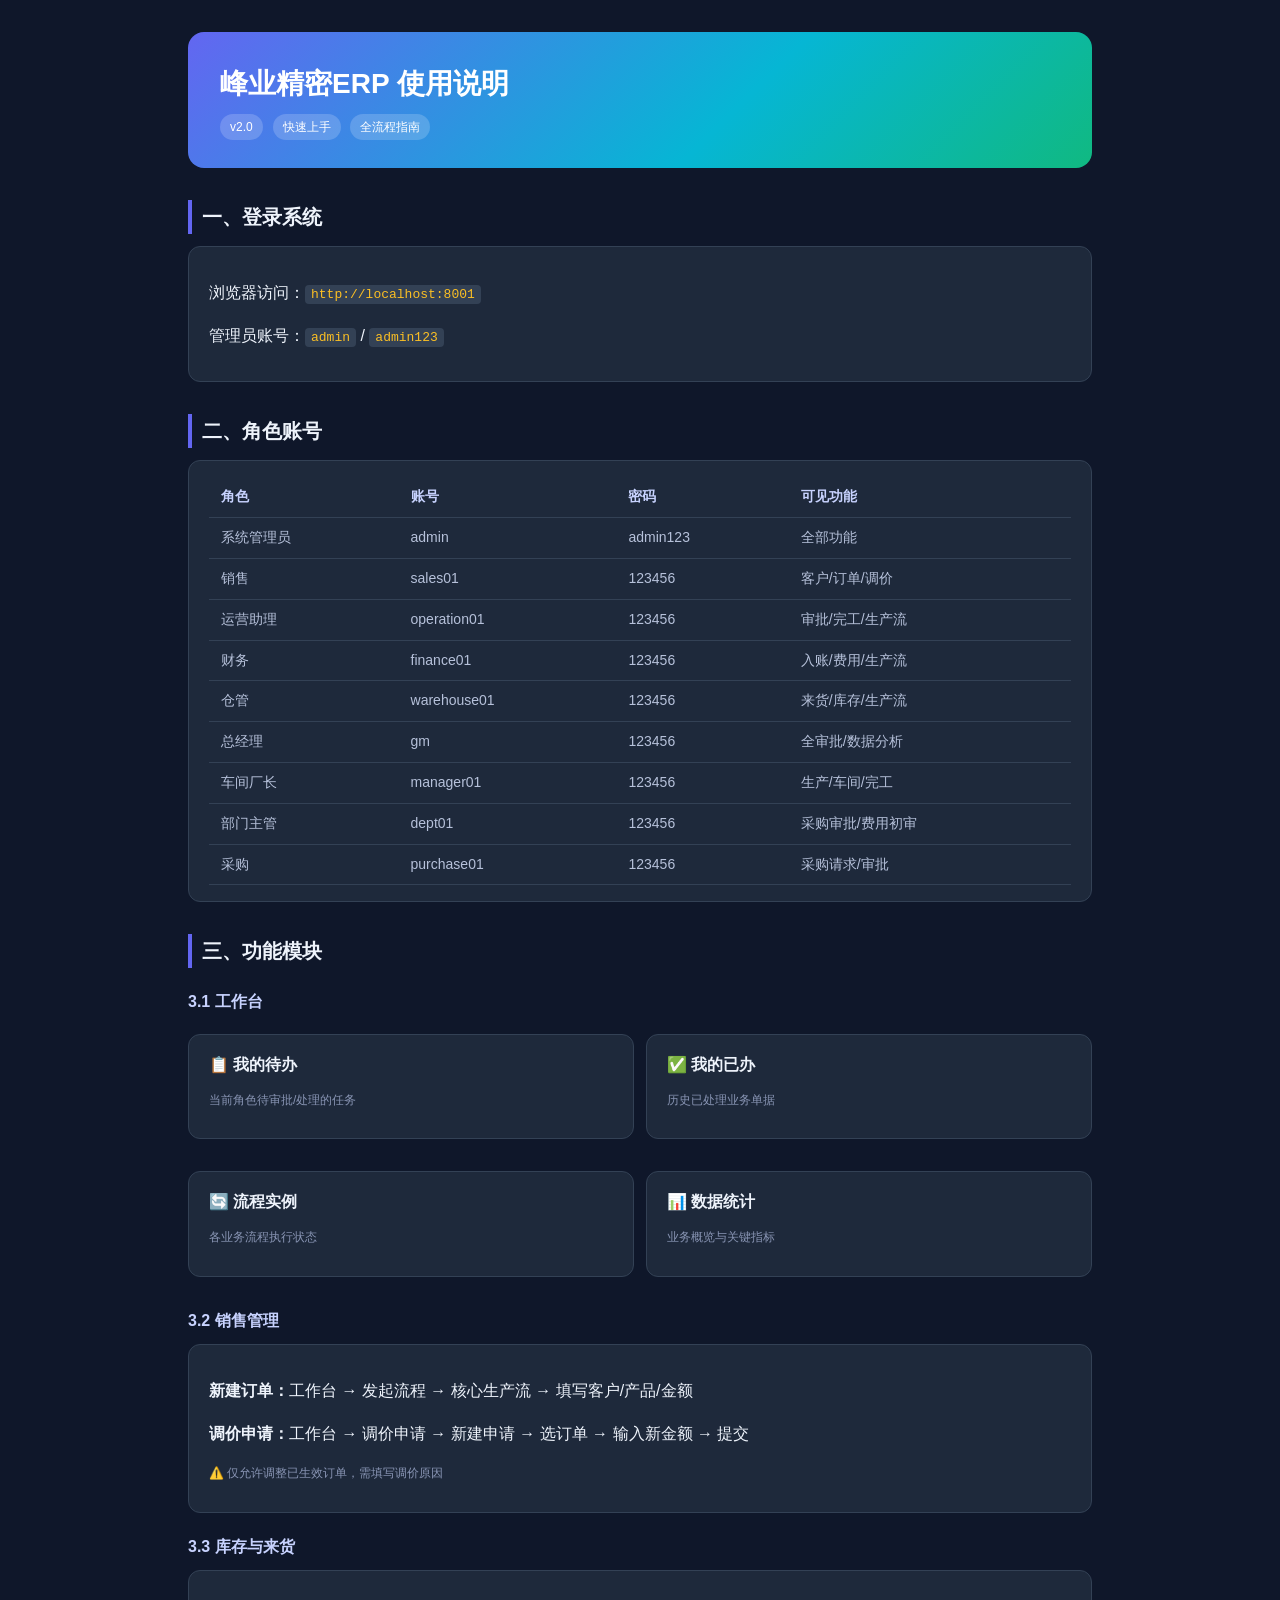
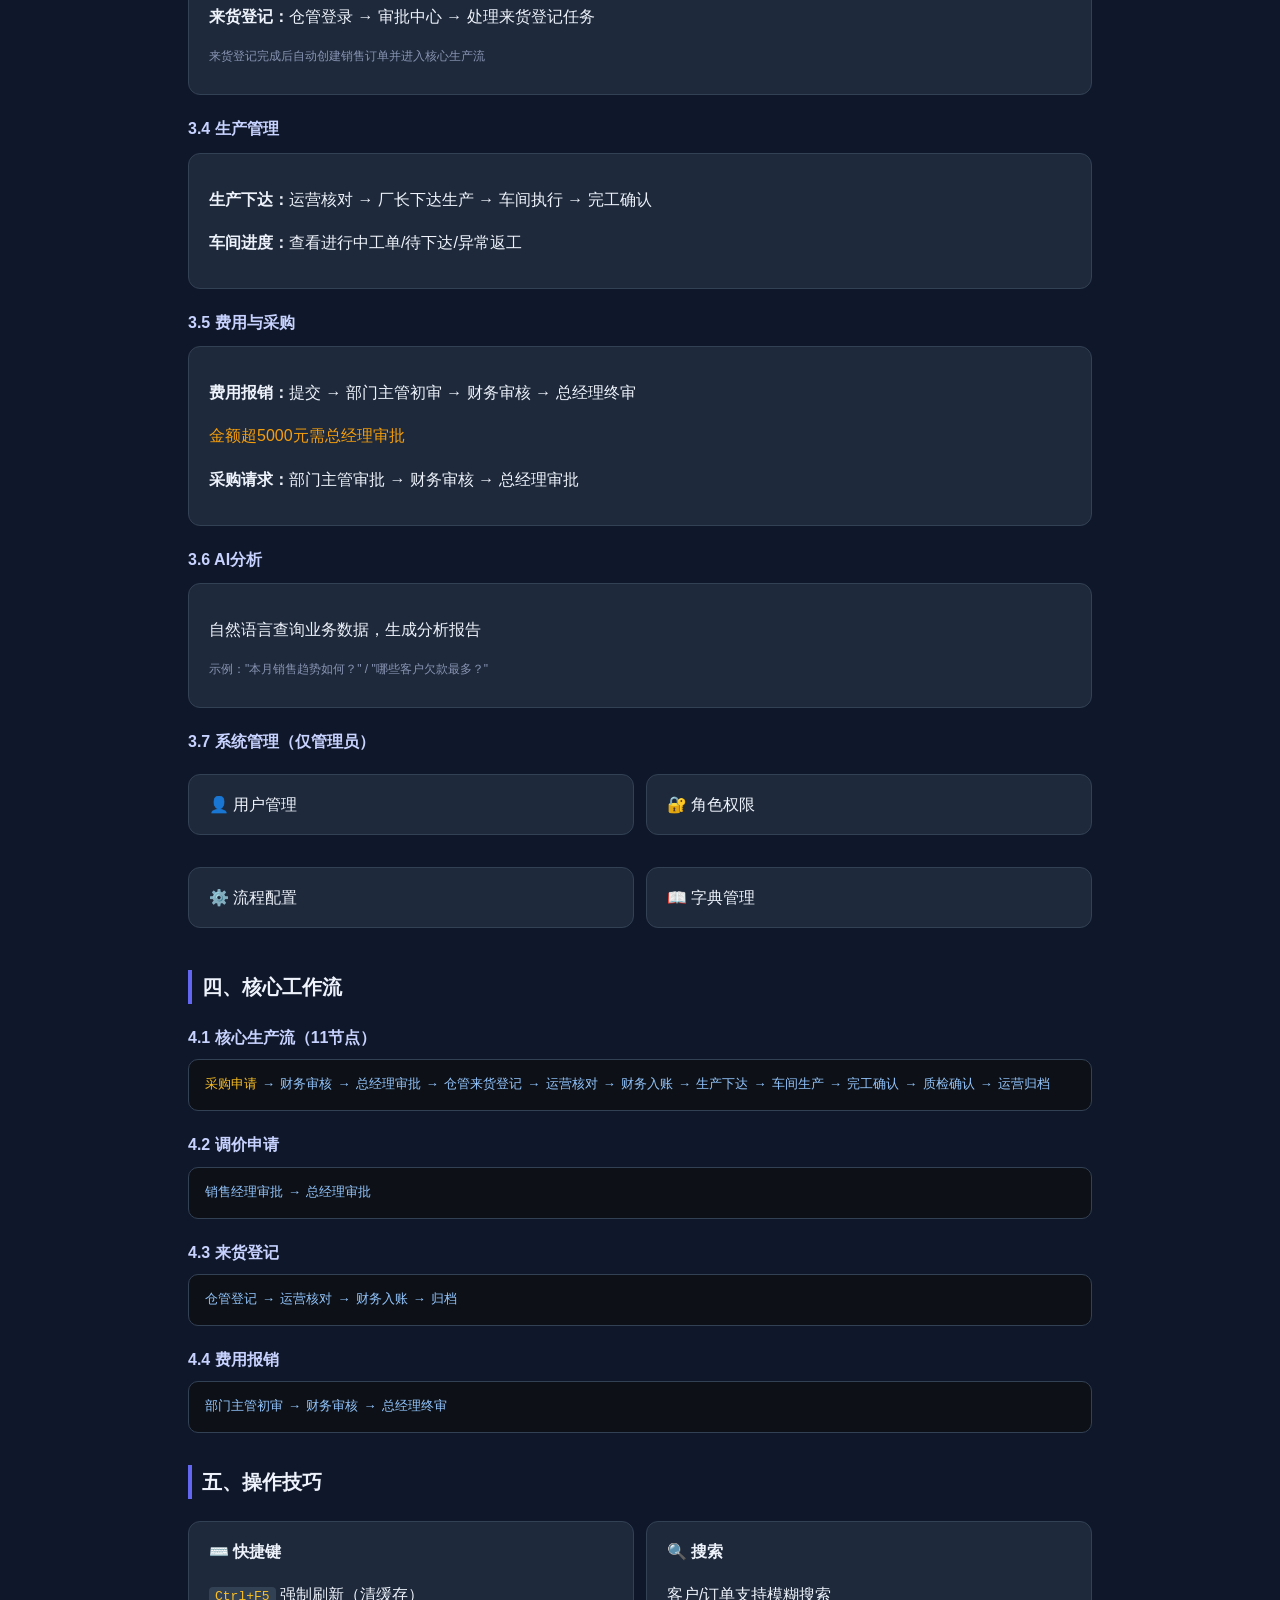
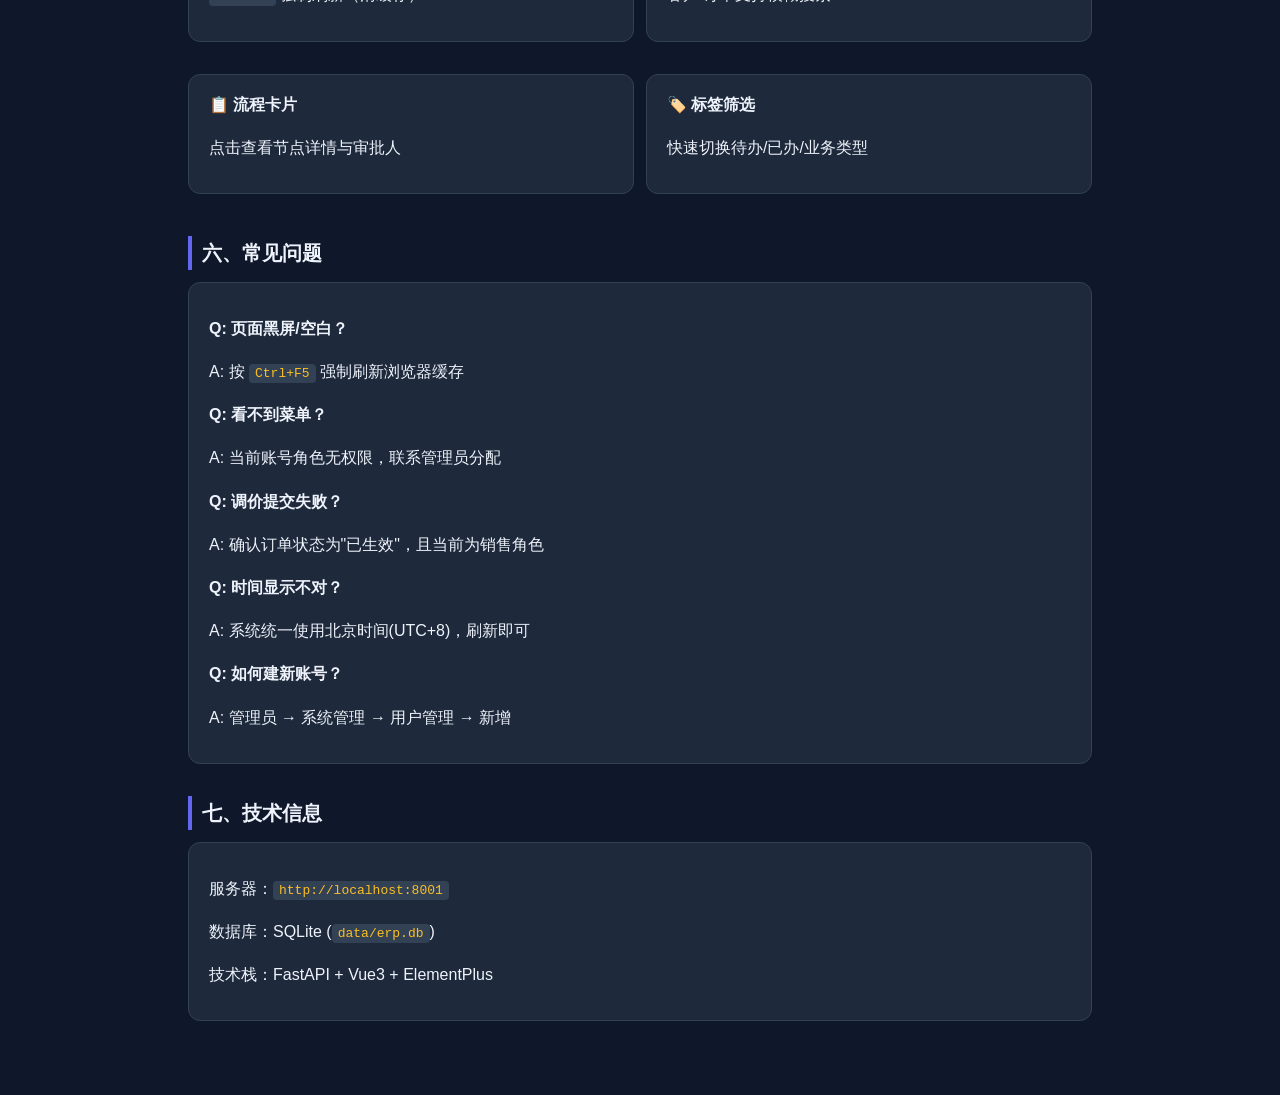
<file: 峰业精密ERP-使用说明.html>
<!doctype html>
<html lang="zh-CN">
<head>
<meta charset="utf-8">
<title>峰业精密ERP · 使用说明</title>
<style>
:root{--bg:#0f172a;--panel:#111827;--card:#1e293b;--line:#334155;--pri:#6366f1;--ok:#10b981;--warn:#f59e0b;--danger:#ef4444;--tx:#eef3fb;--tx2:#b6c1da;--tx3:#8894b3}
*{box-sizing:border-box}
body{margin:0;background:var(--bg);color:var(--tx);font-family:"Microsoft YaHei","PingFang SC",sans-serif;line-height:1.7}
.wrap{max-width:960px;margin:0 auto;padding:32px 28px 64px}
.hero{background:linear-gradient(135deg,#6366f1 0%,#06b6d4 60%,#10b981 100%);border-radius:16px;padding:28px 32px;margin-bottom:28px}
.hero h1{font-size:28px;margin:0 0 6px;color:#fff}
.hero p{color:#e0f2fe;margin:0;font-size:14px}
.tag{display:inline-block;background:rgba(255,255,255,.18);color:#fff;padding:3px 10px;border-radius:999px;font-size:12px;margin-right:6px}
h2{font-size:20px;margin:32px 0 12px;padding-left:10px;border-left:4px solid var(--pri)}
h3{font-size:16px;margin:20px 0 8px;color:#c7d2fe}
.card{background:var(--card);border:1px solid var(--line);border-radius:12px;padding:16px 20px;margin:10px 0}
.grid{display:grid;grid-template-columns:repeat(2,1fr);gap:12px}
@media(max-width:720px){.grid{grid-template-columns:1fr}}
table{width:100%;border-collapse:collapse;font-size:14px}
th,td{text-align:left;padding:8px 12px;border-bottom:1px solid var(--line)}
th{color:#c7d2fe;font-weight:600}
td{color:var(--tx2)}
code{background:#334155;padding:2px 6px;border-radius:4px;color:#fbbf24;font-family:ui-monospace,Consolas,monospace;font-size:13px}
.flow{background:#0d1117;border:1px solid var(--line);border-radius:10px;padding:14px 16px;font-family:ui-monospace,Consolas,monospace;font-size:13px;color:#93c5fd;overflow-x:auto}
.step{color:#fbbf24}
.ok{color:var(--ok)}
.warn{color:var(--warn)}
.danger{color:var(--danger)}
.mini{font-size:12px;color:var(--tx3)}
</style>
</head>
<body>
<div class="wrap">

<div class="hero">
  <h1>峰业精密ERP 使用说明</h1>
  <p>
    <span class="tag">v2.0</span>
    <span class="tag">快速上手</span>
    <span class="tag">全流程指南</span>
  </p>
</div>

<h2>一、登录系统</h2>
<div class="card">
  <p>浏览器访问：<code>http://localhost:8001</code></p>
  <p>管理员账号：<code>admin</code> / <code>admin123</code></p>
</div>

<h2>二、角色账号</h2>
<div class="card" style="overflow-x:auto">
<table>
  <thead><tr><th>角色</th><th>账号</th><th>密码</th><th>可见功能</th></tr></thead>
  <tbody>
  <tr><td>系统管理员</td><td>admin</td><td>admin123</td><td>全部功能</td></tr>
  <tr><td>销售</td><td>sales01</td><td>123456</td><td>客户/订单/调价</td></tr>
  <tr><td>运营助理</td><td>operation01</td><td>123456</td><td>审批/完工/生产流</td></tr>
  <tr><td>财务</td><td>finance01</td><td>123456</td><td>入账/费用/生产流</td></tr>
  <tr><td>仓管</td><td>warehouse01</td><td>123456</td><td>来货/库存/生产流</td></tr>
  <tr><td>总经理</td><td>gm</td><td>123456</td><td>全审批/数据分析</td></tr>
  <tr><td>车间厂长</td><td>manager01</td><td>123456</td><td>生产/车间/完工</td></tr>
  <tr><td>部门主管</td><td>dept01</td><td>123456</td><td>采购审批/费用初审</td></tr>
  <tr><td>采购</td><td>purchase01</td><td>123456</td><td>采购请求/审批</td></tr>
  </tbody>
</table>
</div>

<h2>三、功能模块</h2>

<h3>3.1 工作台</h3>
<div class="grid">
  <div class="card">
    <strong>📋 我的待办</strong>
    <p class="mini">当前角色待审批/处理的任务</p>
  </div>
  <div class="card">
    <strong>✅ 我的已办</strong>
    <p class="mini">历史已处理业务单据</p>
  </div>
  <div class="card">
    <strong>🔄 流程实例</strong>
    <p class="mini">各业务流程执行状态</p>
  </div>
  <div class="card">
    <strong>📊 数据统计</strong>
    <p class="mini">业务概览与关键指标</p>
  </div>
</div>

<h3>3.2 销售管理</h3>
<div class="card">
  <p><strong>新建订单：</strong>工作台 → 发起流程 → 核心生产流 → 填写客户/产品/金额</p>
  <p><strong>调价申请：</strong>工作台 → 调价申请 → 新建申请 → 选订单 → 输入新金额 → 提交</p>
  <p class="mini">⚠️ 仅允许调整已生效订单，需填写调价原因</p>
</div>

<h3>3.3 库存与来货</h3>
<div class="card">
  <p><strong>来货登记：</strong>仓管登录 → 审批中心 → 处理来货登记任务</p>
  <p class="mini">来货登记完成后自动创建销售订单并进入核心生产流</p>
</div>

<h3>3.4 生产管理</h3>
<div class="card">
  <p><strong>生产下达：</strong>运营核对 → 厂长下达生产 → 车间执行 → 完工确认</p>
  <p><strong>车间进度：</strong>查看进行中工单/待下达/异常返工</p>
</div>

<h3>3.5 费用与采购</h3>
<div class="card">
  <p><strong>费用报销：</strong>提交 → 部门主管初审 → 财务审核 → 总经理终审</p>
  <p class="warn">金额超5000元需总经理审批</p>
  <p><strong>采购请求：</strong>部门主管审批 → 财务审核 → 总经理审批</p>
</div>

<h3>3.6 AI分析</h3>
<div class="card">
  <p>自然语言查询业务数据，生成分析报告</p>
  <p class="mini">示例："本月销售趋势如何？" / "哪些客户欠款最多？"</p>
</div>

<h3>3.7 系统管理（仅管理员）</h3>
<div class="grid">
  <div class="card">👤 用户管理</div>
  <div class="card">🔐 角色权限</div>
  <div class="card">⚙️ 流程配置</div>
  <div class="card">📖 字典管理</div>
</div>

<h2>四、核心工作流</h2>

<h3>4.1 核心生产流（11节点）</h3>
<div class="flow">
<span class="step">采购申请</span> → 财务审核 → 总经理审批 → 仓管来货登记 → 运营核对 → 财务入账 → 生产下达 → 车间生产 → 完工确认 → 质检确认 → 运营归档
</div>

<h3>4.2 调价申请</h3>
<div class="flow">
销售经理审批 → 总经理审批
</div>

<h3>4.3 来货登记</h3>
<div class="flow">
仓管登记 → 运营核对 → 财务入账 → 归档
</div>

<h3>4.4 费用报销</h3>
<div class="flow">
部门主管初审 → 财务审核 → 总经理终审
</div>

<h2>五、操作技巧</h2>
<div class="grid">
  <div class="card">
    <strong>⌨️ 快捷键</strong>
    <p><code>Ctrl+F5</code> 强制刷新（清缓存）</p>
  </div>
  <div class="card">
    <strong>🔍 搜索</strong>
    <p>客户/订单支持模糊搜索</p>
  </div>
  <div class="card">
    <strong>📋 流程卡片</strong>
    <p>点击查看节点详情与审批人</p>
  </div>
  <div class="card">
    <strong>🏷️ 标签筛选</strong>
    <p>快速切换待办/已办/业务类型</p>
  </div>
</div>

<h2>六、常见问题</h2>
<div class="card">
  <p><strong>Q: 页面黑屏/空白？</strong></p>
  <p>A: 按 <code>Ctrl+F5</code> 强制刷新浏览器缓存</p>
  <p><strong>Q: 看不到菜单？</strong></p>
  <p>A: 当前账号角色无权限，联系管理员分配</p>
  <p><strong>Q: 调价提交失败？</strong></p>
  <p>A: 确认订单状态为"已生效"，且当前为销售角色</p>
  <p><strong>Q: 时间显示不对？</strong></p>
  <p>A: 系统统一使用北京时间(UTC+8)，刷新即可</p>
  <p><strong>Q: 如何建新账号？</strong></p>
  <p>A: 管理员 → 系统管理 → 用户管理 → 新增</p>
</div>

<h2>七、技术信息</h2>
<div class="card">
  <p>服务器：<code>http://localhost:8001</code></p>
  <p>数据库：SQLite (<code>data/erp.db</code>)</p>
  <p>技术栈：FastAPI + Vue3 + ElementPlus</p>
</div>

</div>
</body>
</html>
</file>
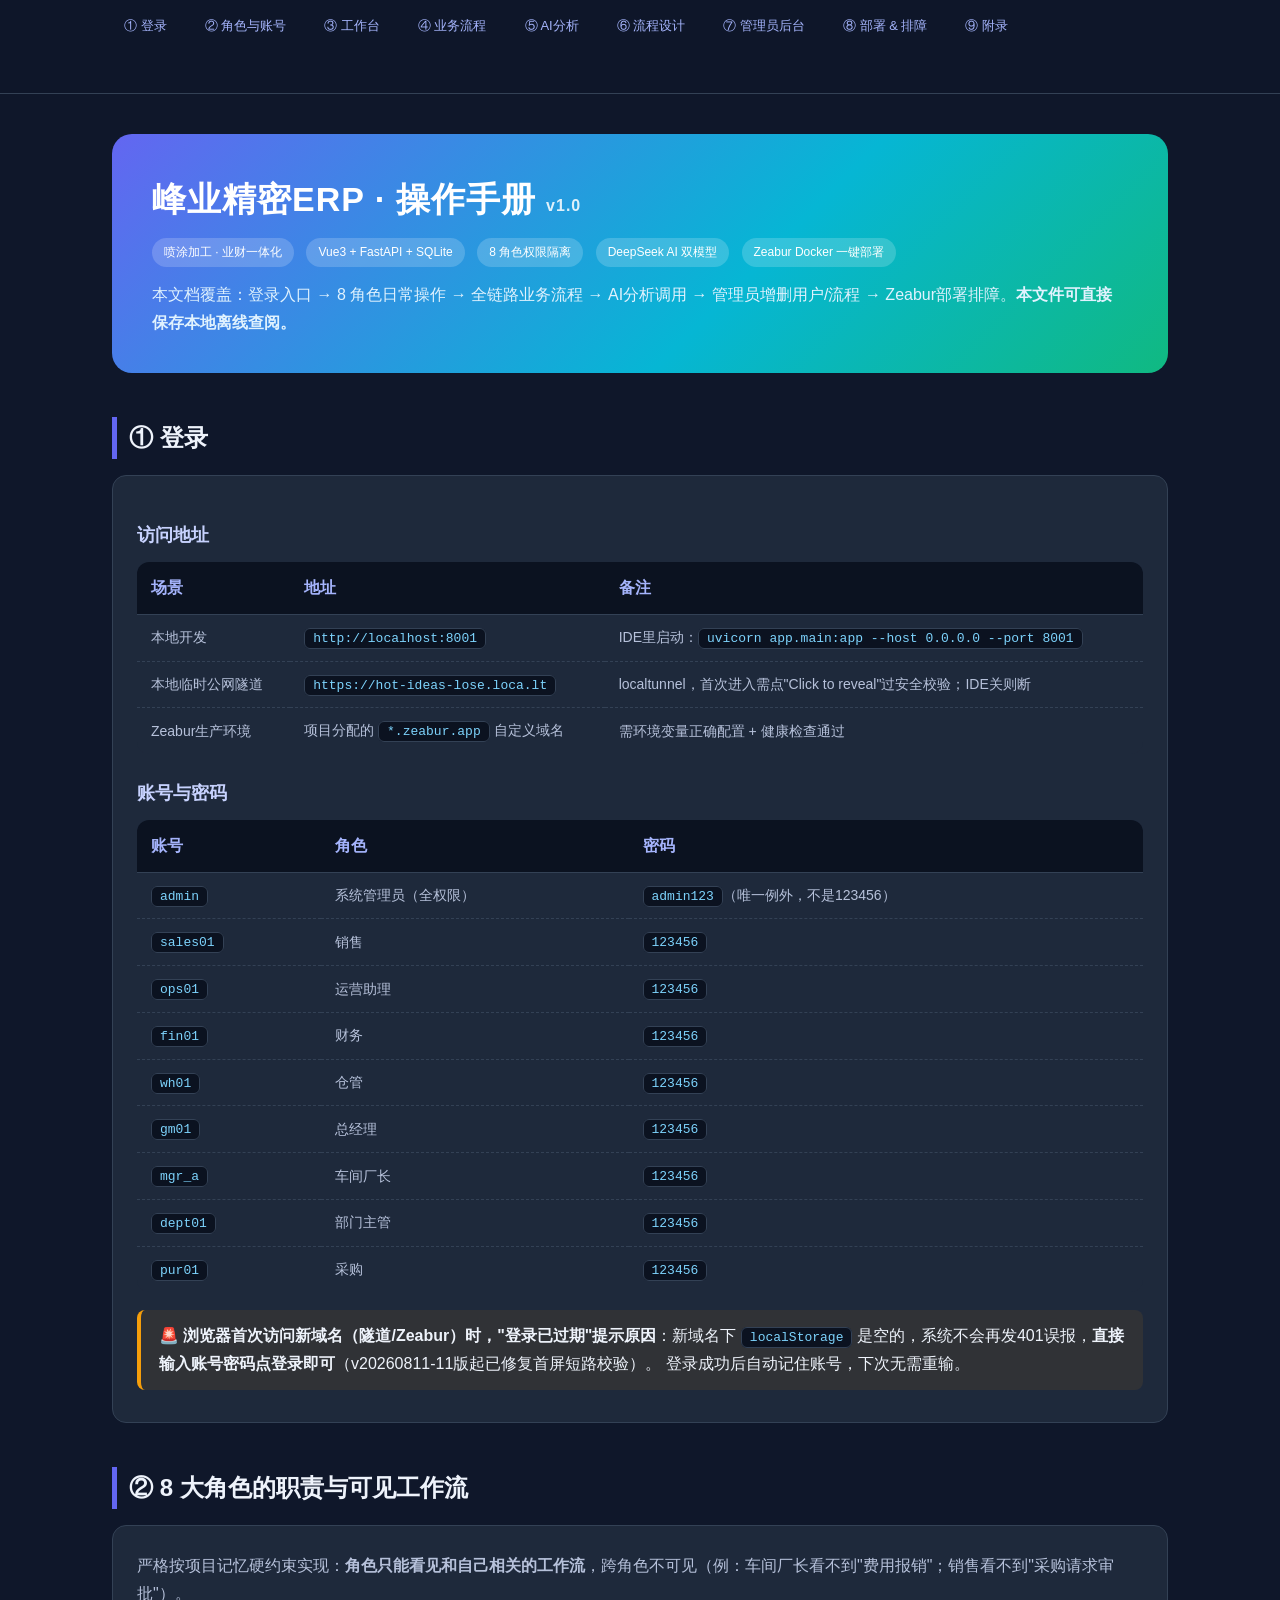
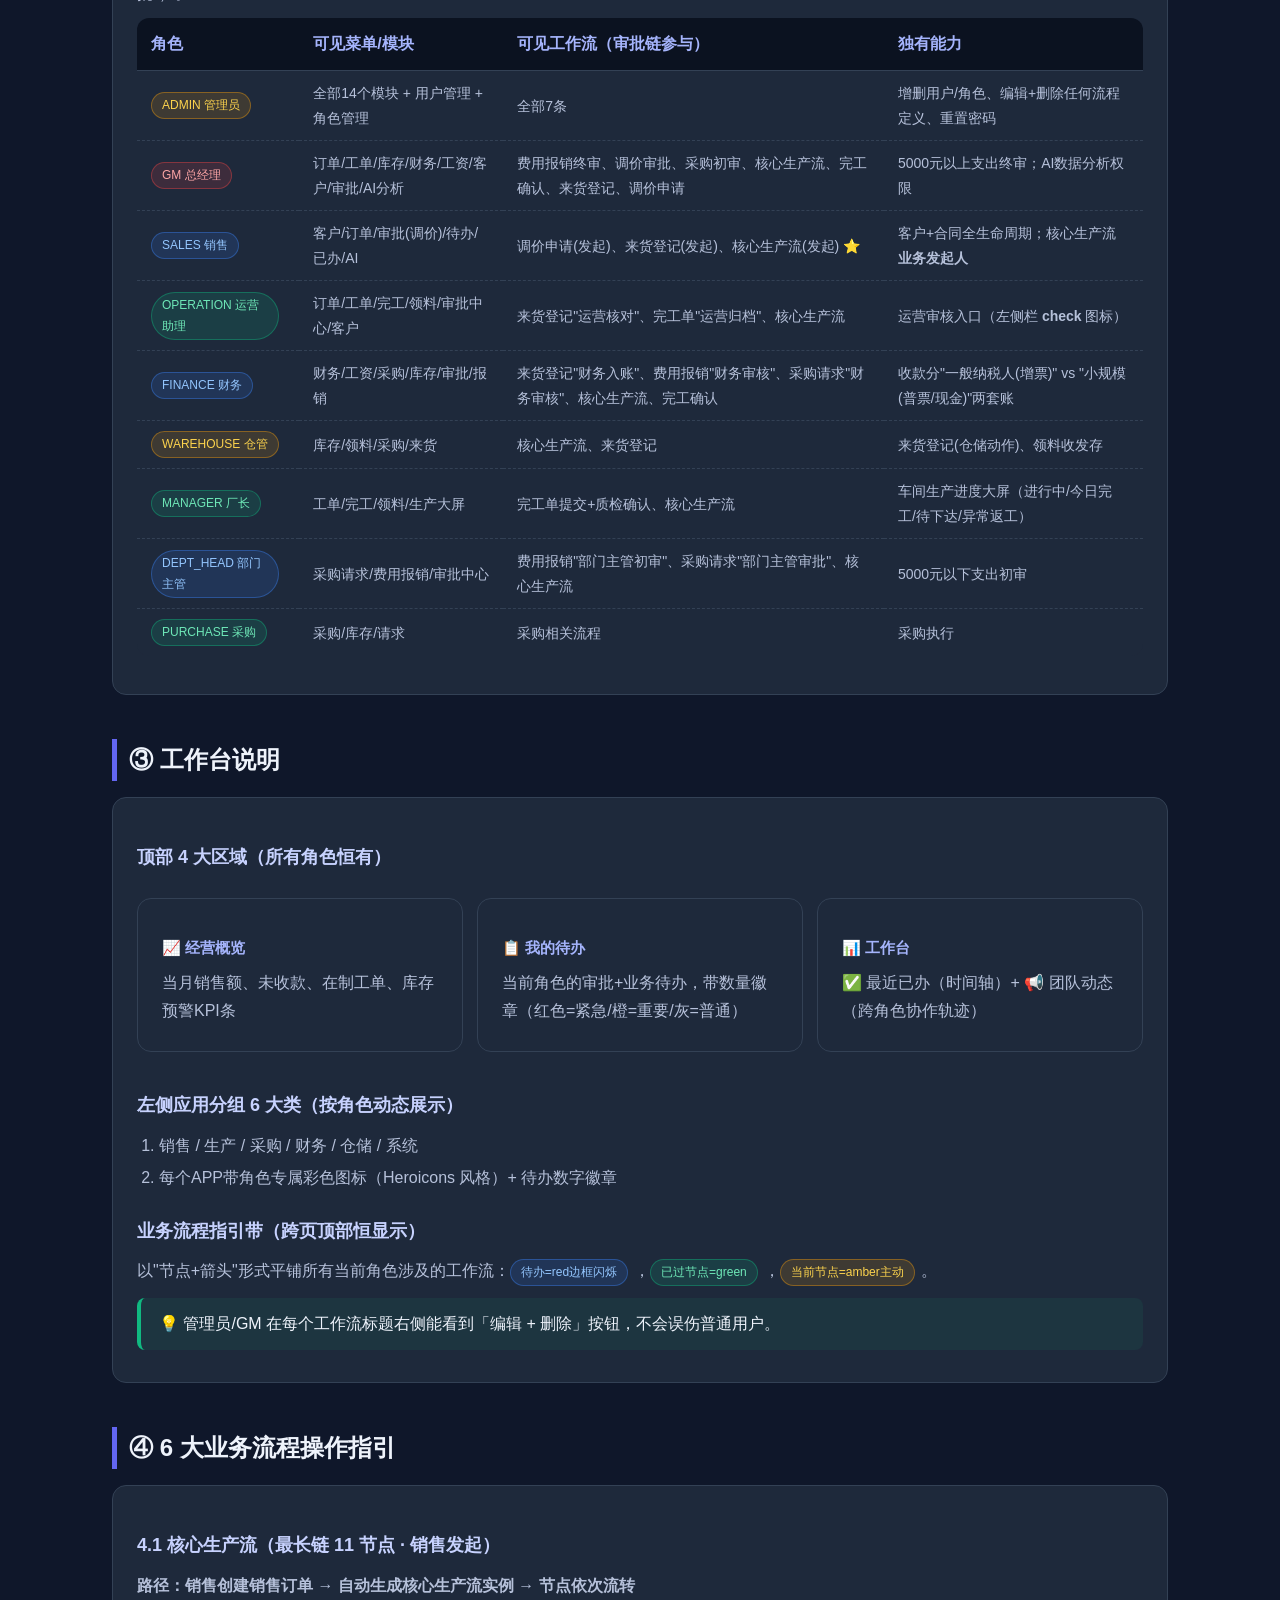
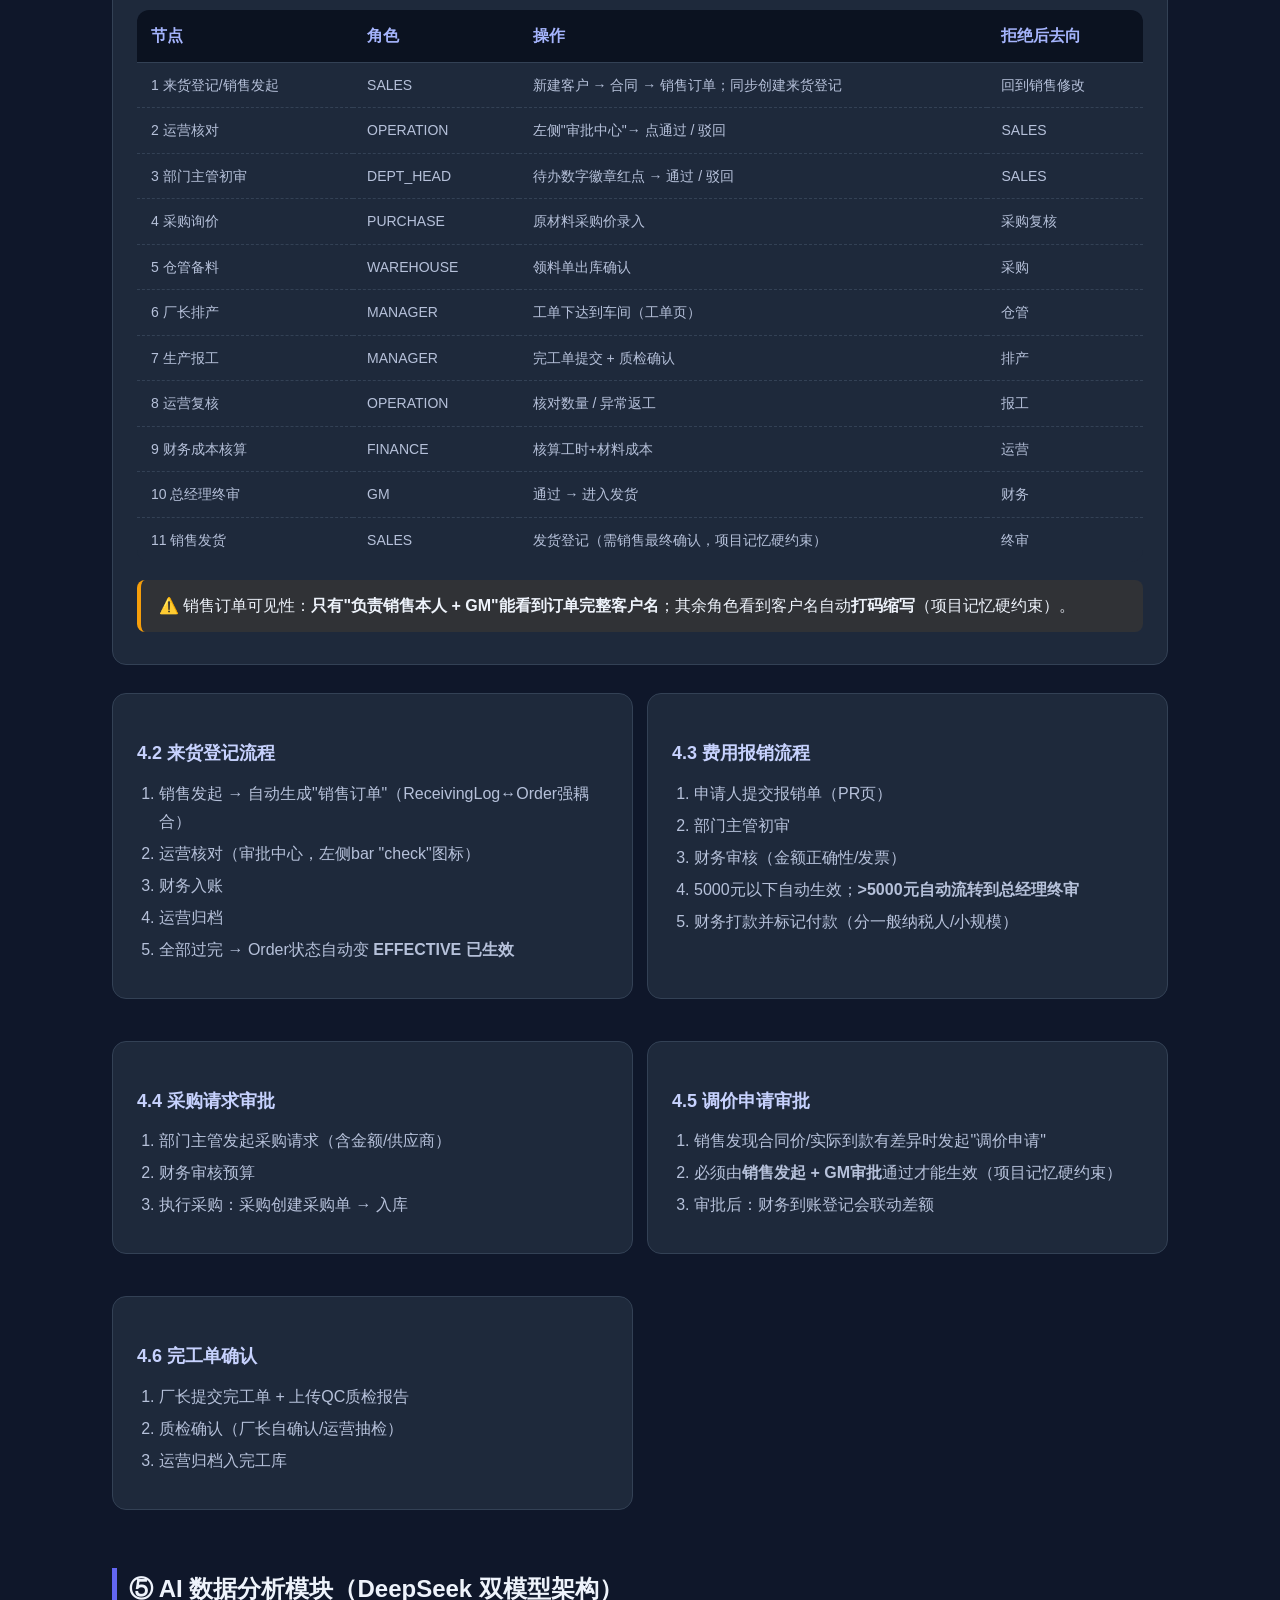
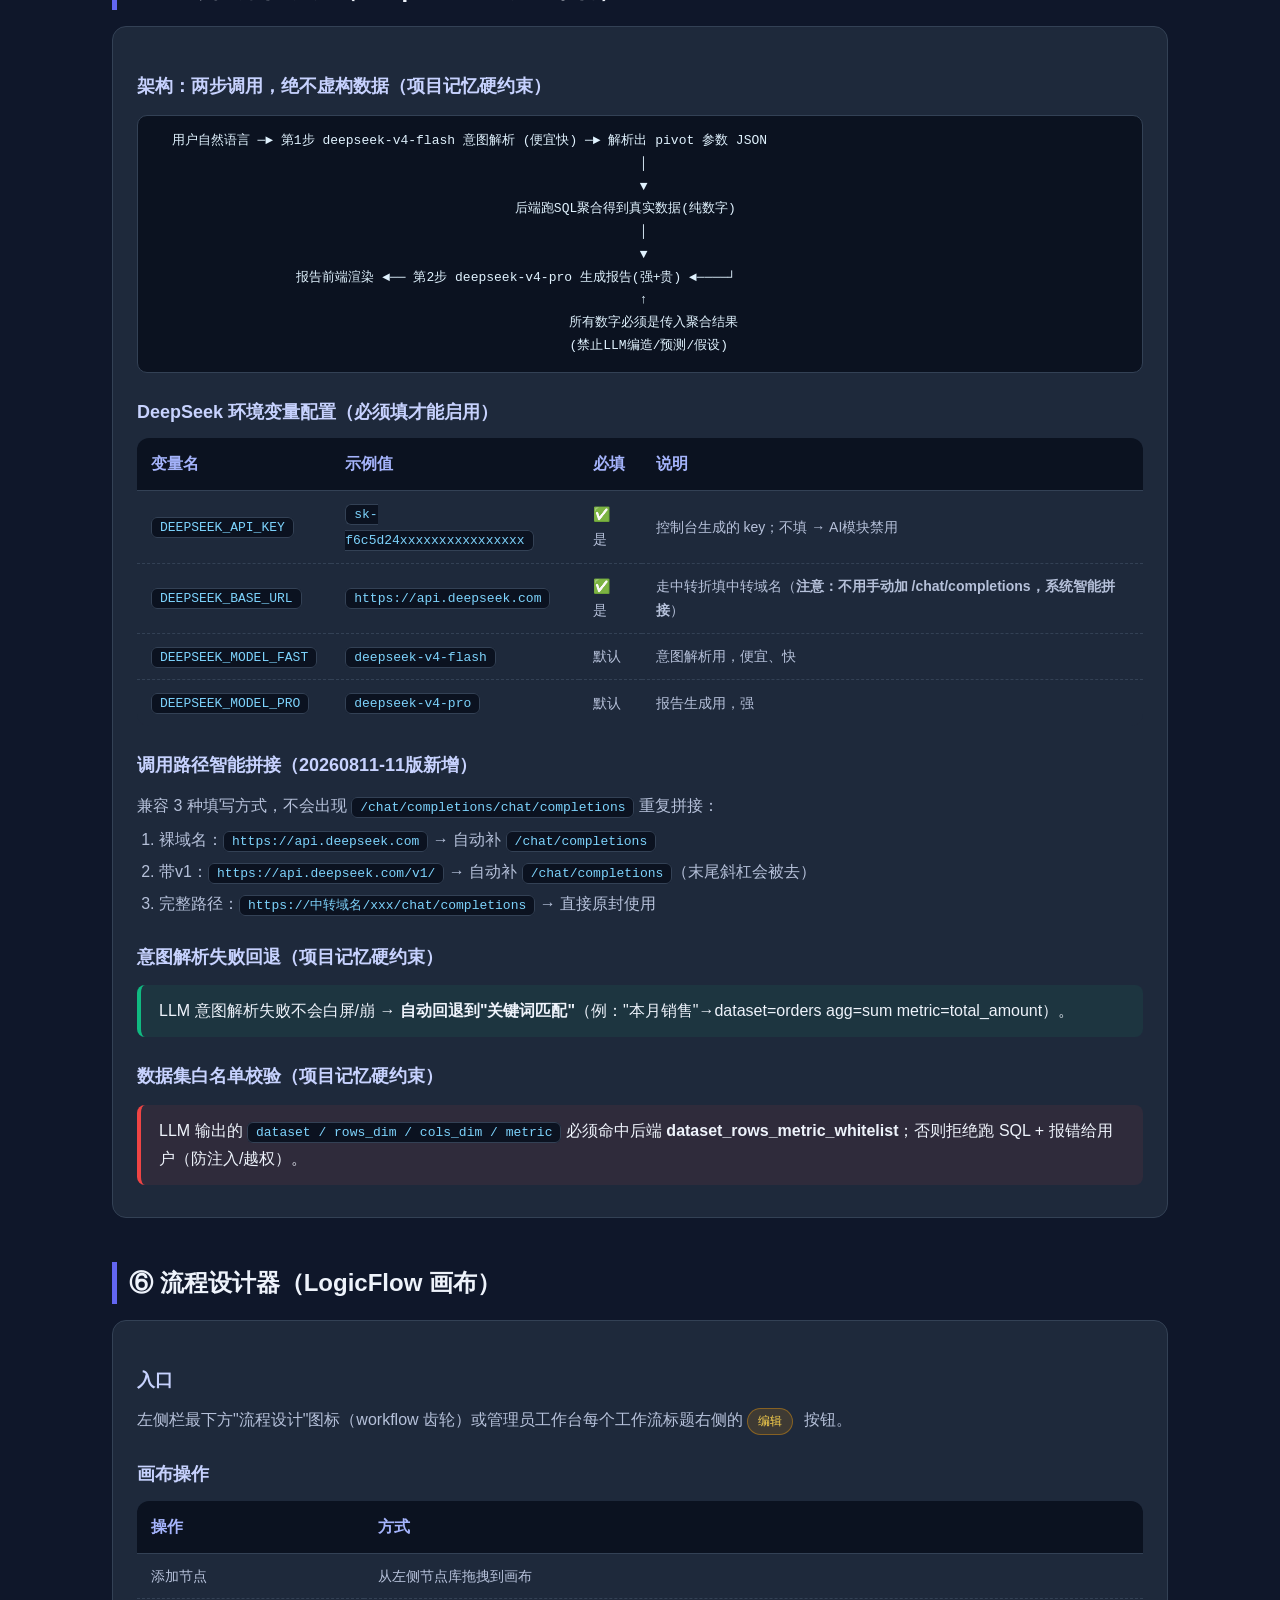
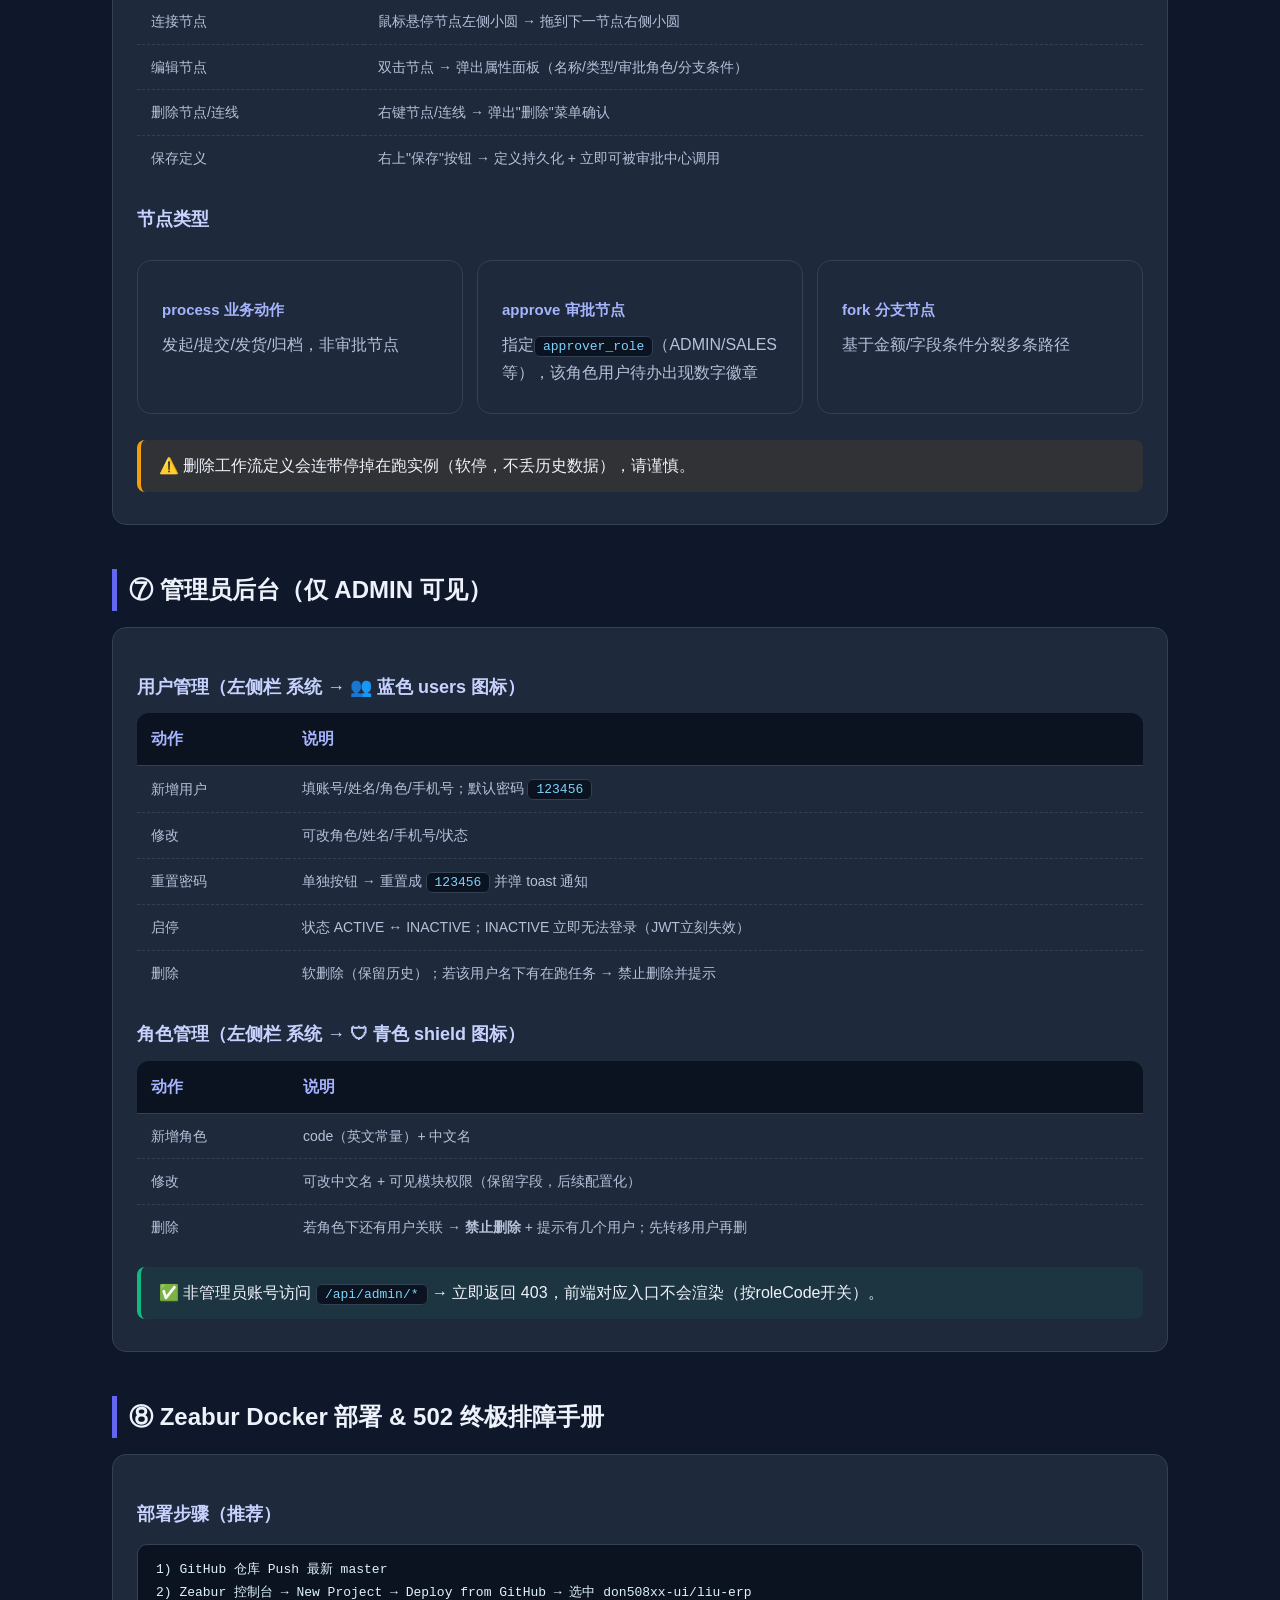
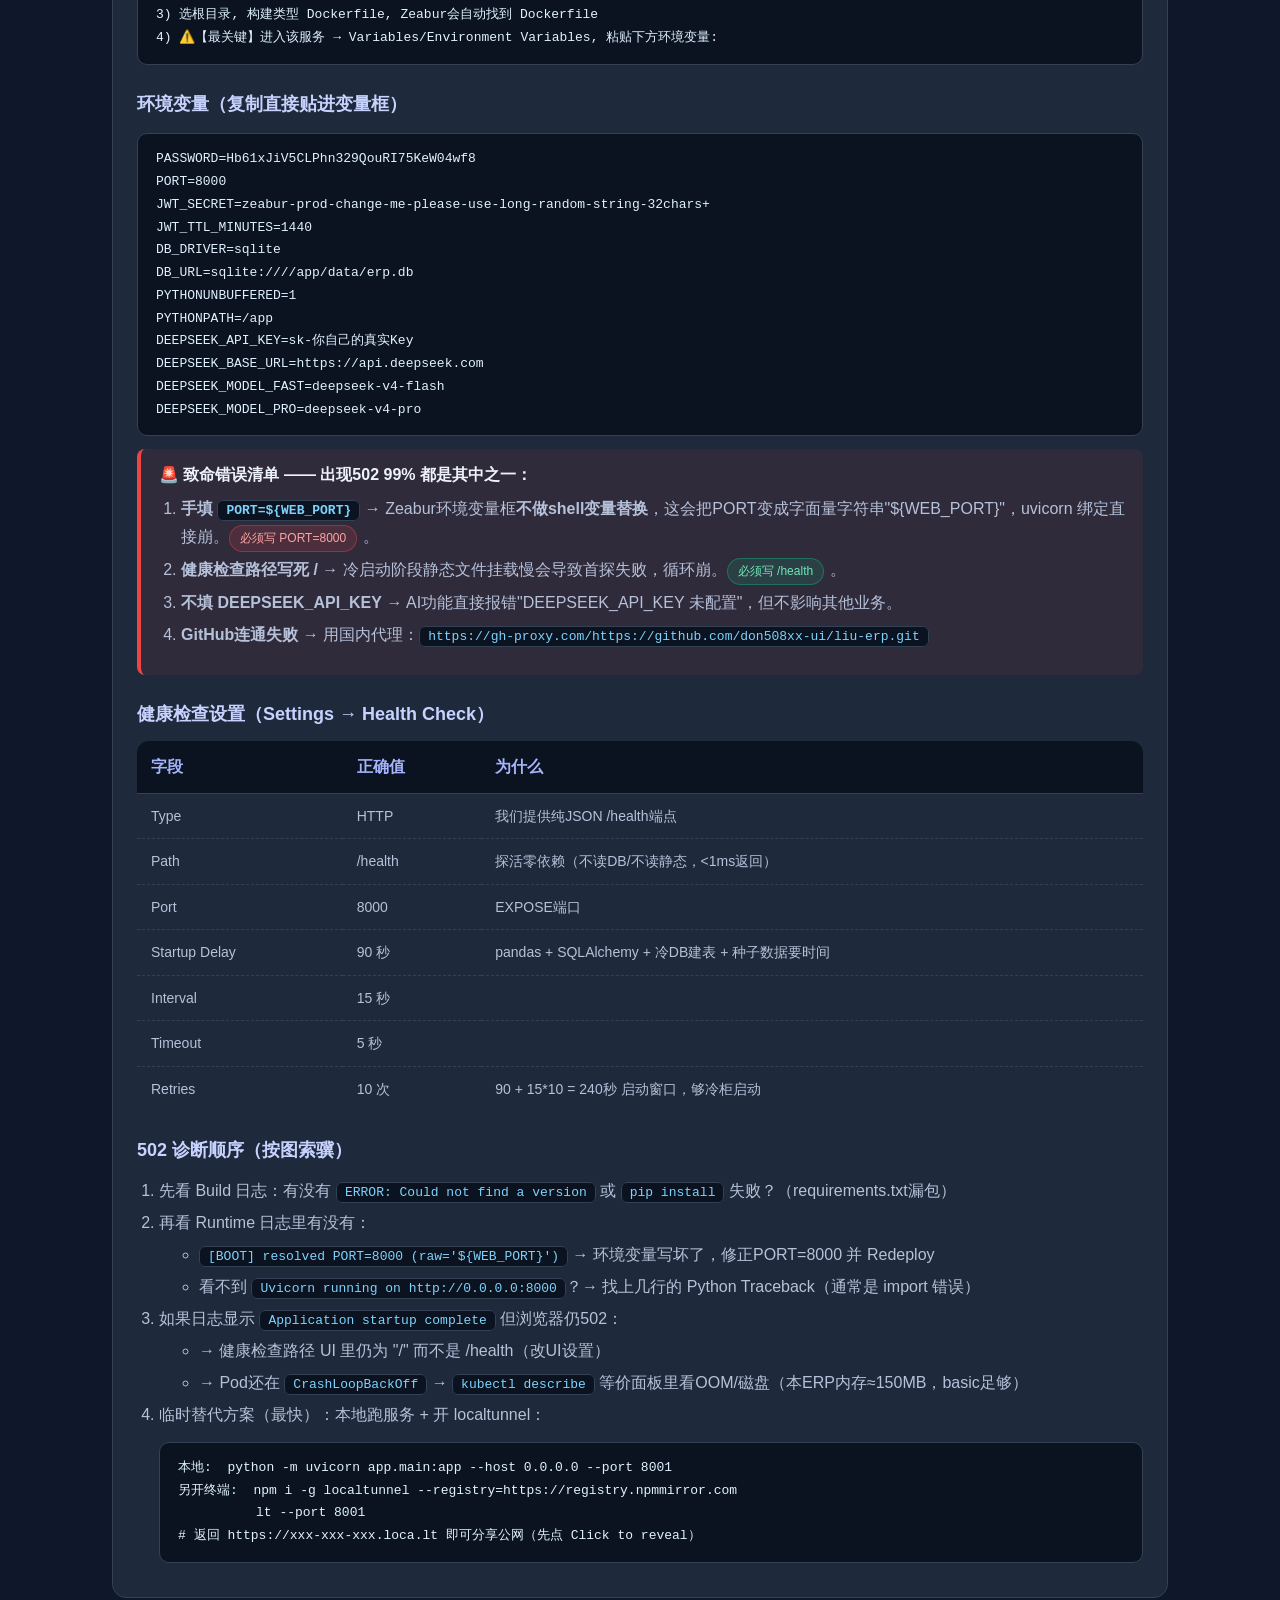
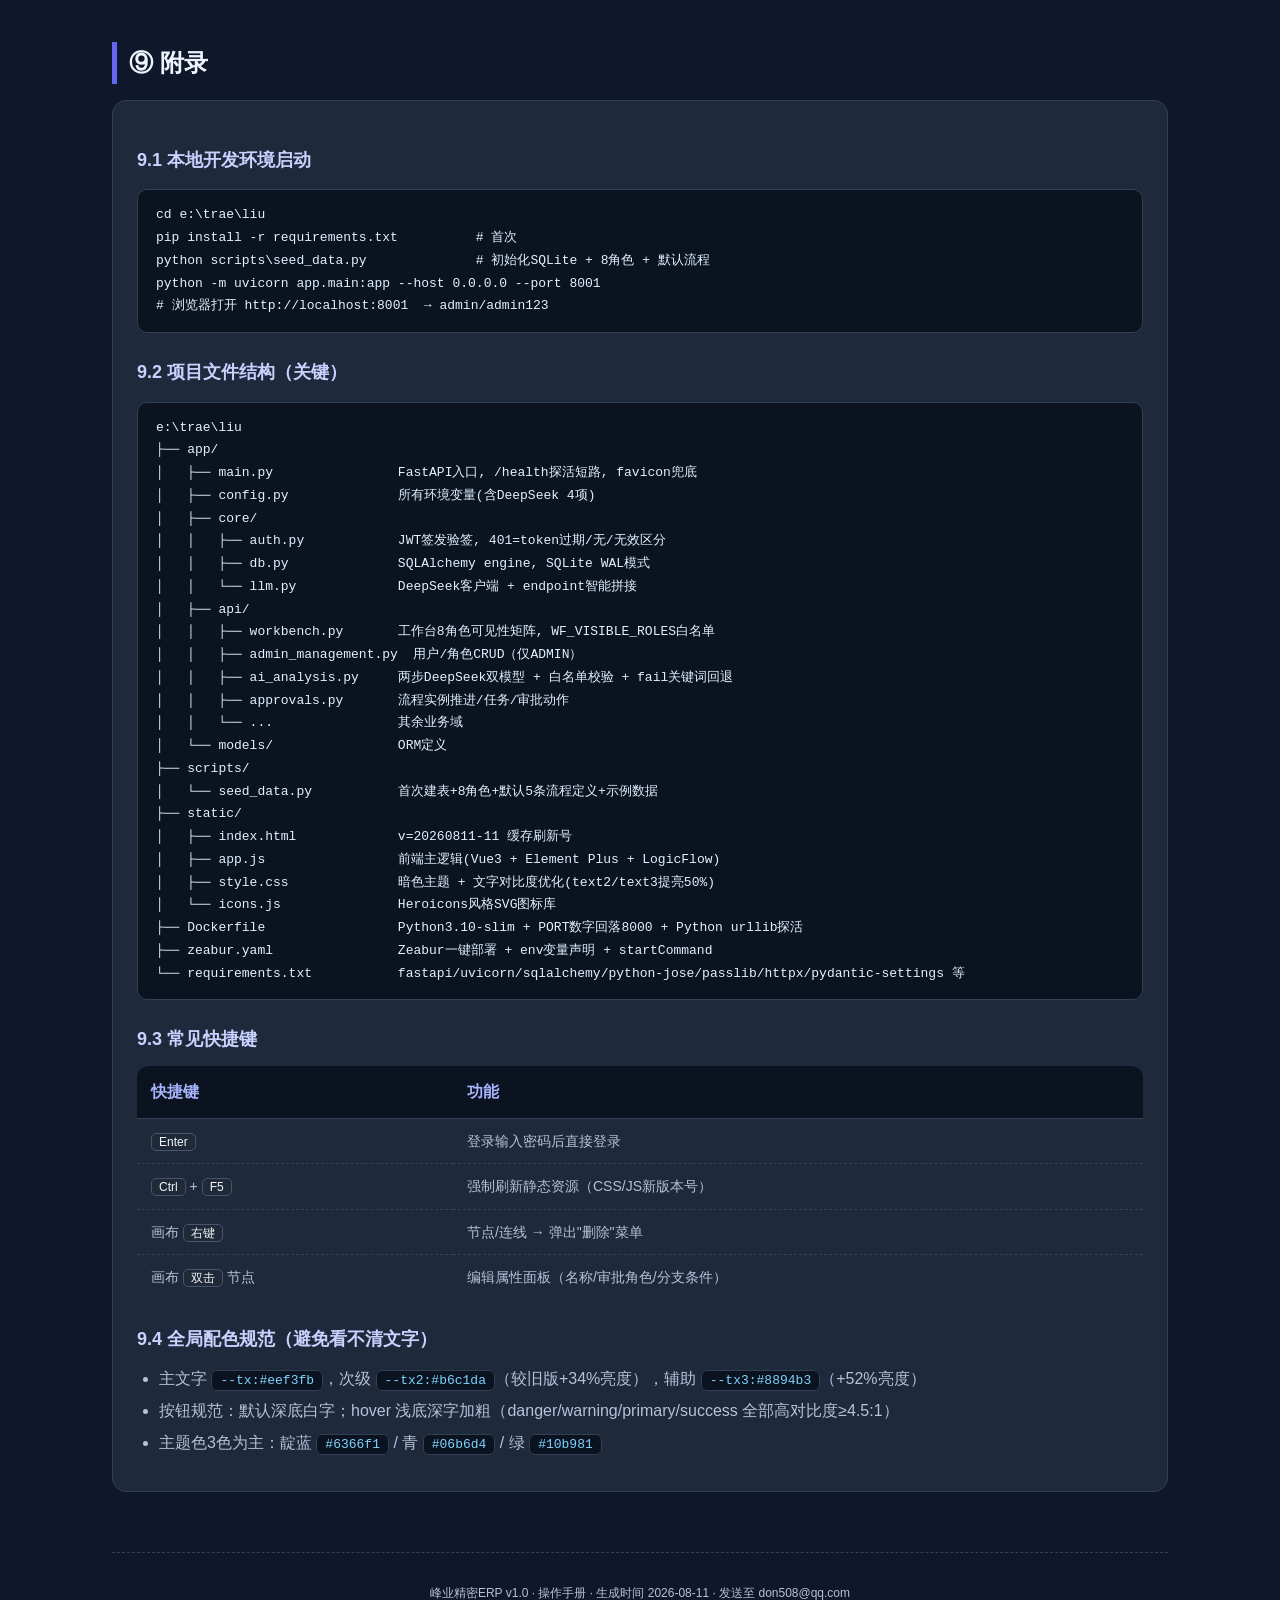
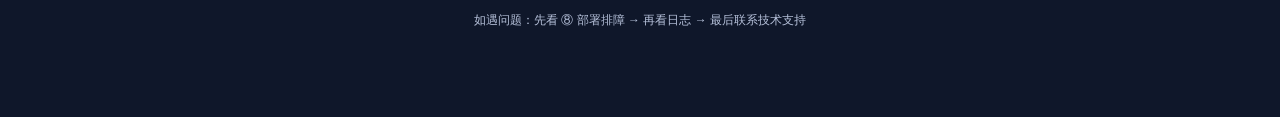
<file: 峰业精密ERP-操作手册.html>
<!doctype html>
<html lang="zh-CN"><head><meta charset="utf-8">
<title>峰业精密ERP · 操作手册 v1.0</title>
<style>
:root{--bg:#0f172a;--panel:#111827;--card:#1e293b;--line:#334155;--pri:#6366f1;--ok:#10b981;--warn:#f59e0b;--danger:#ef4444;--tx:#eef3fb;--tx2:#b6c1da;--tx3:#8894b3;--mono: ui-monospace,Consolas,'Courier New',monospace}
*{box-sizing:border-box}
body{margin:0;background:var(--bg);color:var(--tx);font-family:"Microsoft YaHei","PingFang SC","Segoe UI",sans-serif;line-height:1.75}
.wrap{max-width:1120px;margin:0 auto;padding:40px 32px 80px}
.hero{background:linear-gradient(135deg,#6366f1 0%,#06b6d4 60%,#10b981 100%);border-radius:20px;padding:36px 40px;margin-bottom:32px}
.hero h1{font-size:34px;margin:0 0 8px;color:#fff;letter-spacing:1px}
.hero .tag{display:inline-block;background:rgba(255,255,255,.18);color:#fff;padding:4px 12px;border-radius:999px;font-size:12px;margin-right:8px}
.hero p{color:#e0f2fe;margin:0}
h2{font-size:24px;margin:44px 0 16px;padding-left:12px;border-left:5px solid var(--pri)}
h3{font-size:18px;margin:24px 0 10px;color:#c7d2fe}
h4{font-size:15px;color:#a5b4fc;margin:16px 0 8px}
p{color:var(--tx2);margin:6px 0}
.card{background:var(--card);border:1px solid var(--line);border-radius:14px;padding:20px 24px;margin:14px 0}
.grid{display:grid;grid-template-columns:repeat(2,minmax(0,1fr));gap:14px}
.grid3{display:grid;grid-template-columns:repeat(3,minmax(0,1fr));gap:14px}
@media(max-width:820px){.grid,.grid3{grid-template-columns:1fr}}
.tbl{width:100%;border-collapse:collapse;margin:10px 0 18px;background:var(--card);border-radius:12px;overflow:hidden}
.tbl th{background:#0b1220;padding:12px 14px;text-align:left;color:#a5b4fc;border-bottom:1px solid var(--line)}
.tbl td{padding:10px 14px;border-bottom:1px dashed var(--line);color:var(--tx2);font-size:14px}
.tbl tr:last-child td{border-bottom:none}
code,.mono{background:#0b1220;border:1px solid var(--line);color:#7dd3fc;padding:2px 8px;border-radius:6px;font-family:var(--mono);font-size:13px}
pre{background:#0b1220;border:1px solid var(--line);border-radius:10px;padding:14px 18px;color:#e0f2fe;font-family:var(--mono);font-size:13px;overflow:auto;white-space:pre-wrap}
.kbd{background:#1f2937;border:1px solid #475569;color:#f1f5f9;padding:1px 7px;border-radius:5px;font-size:12px}
.ul{margin:6px 0 14px 22px;padding:0}
.ul li{margin:4px 0;color:var(--tx2)}
.badge{display:inline-block;padding:2px 10px;border-radius:999px;font-size:12px;margin-right:6px}
.b-red{background:rgba(239,68,68,.15);color:#fca5a5;border:1px solid rgba(239,68,68,.4)}
.b-green{background:rgba(16,185,129,.15);color:#6ee7b7;border:1px solid rgba(16,185,129,.4)}
.b-blue{background:rgba(59,130,246,.15);color:#93c5fd;border:1px solid rgba(59,130,246,.4)}
.b-amber{background:rgba(245,158,11,.15);color:#fcd34d;border:1px solid rgba(245,158,11,.4)}
.warn{background:rgba(245,158,11,.08);border-left:4px solid var(--warn);padding:12px 18px;border-radius:8px;margin:12px 0}
.ok{background:rgba(16,185,129,.08);border-left:4px solid var(--ok);padding:12px 18px;border-radius:8px;margin:12px 0}
.danger{background:rgba(239,68,68,.08);border-left:4px solid var(--danger);padding:12px 18px;border-radius:8px;margin:12px 0}
.topbar{position:sticky;top:0;z-index:999;background:rgba(15,23,42,.92);backdrop-filter:blur(10px);border-bottom:1px solid var(--line);padding:10px 0}
.tbar{max-width:1120px;margin:0 auto 40px;padding:0 32px;display:flex;gap:14px;flex-wrap:wrap}
.tbar a{color:#a5b4fc;text-decoration:none;padding:5px 12px;border-radius:8px;font-size:13px}
.tbar a:hover{background:#1e293b;color:#fff}
.footer{margin-top:60px;text-align:center;color:var(--tx3);font-size:12px;border-top:1px dashed var(--line);padding-top:24px}
</style></head>
<body>
<div class="topbar"><div class="tbar">
<a href="#login">① 登录</a>
<a href="#roles">② 角色与账号</a>
<a href="#dashboard">③ 工作台</a>
<a href="#flow">④ 业务流程</a>
<a href="#ai">⑤ AI分析</a>
<a href="#flow-design">⑥ 流程设计</a>
<a href="#admin">⑦ 管理员后台</a>
<a href="#deploy">⑧ 部署 &amp; 排障</a>
<a href="#appendix">⑨ 附录</a>
</div></div>
<div class="wrap">

<div class="hero">
<h1>峰业精密ERP · 操作手册 <span style="font-size:16px;opacity:.85">v1.0</span></h1>
<p style="margin-top:6px">
<span class="tag">喷涂加工 · 业财一体化</span>
<span class="tag">Vue3 + FastAPI + SQLite</span>
<span class="tag">8 角色权限隔离</span>
<span class="tag">DeepSeek AI 双模型</span>
<span class="tag">Zeabur Docker 一键部署</span>
</p>
<p style="margin-top:14px">本文档覆盖：登录入口 → 8 角色日常操作 → 全链路业务流程 → AI分析调用 → 管理员增删用户/流程 → Zeabur部署排障。<b>本文件可直接保存本地离线查阅。</b></p>
</div>

<!-- ========================== 1 登录 ========================== -->
<h2 id="login">① 登录</h2>
<div class="card">
<h3>访问地址</h3>
<table class="tbl"><thead><tr><th>场景</th><th>地址</th><th>备注</th></tr></thead><tbody>
<tr><td>本地开发</td><td><code>http://localhost:8001</code></td><td>IDE里启动：<code>uvicorn app.main:app --host 0.0.0.0 --port 8001</code></td></tr>
<tr><td>本地临时公网隧道</td><td><code>https://hot-ideas-lose.loca.lt</code></td><td>localtunnel，首次进入需点"Click to reveal"过安全校验；IDE关则断</td></tr>
<tr><td>Zeabur生产环境</td><td>项目分配的 <code>*.zeabur.app</code> 自定义域名</td><td>需环境变量正确配置 + 健康检查通过</td></tr>
</tbody></table>
<h3>账号与密码</h3>
<table class="tbl"><thead><tr><th>账号</th><th>角色</th><th>密码</th></tr></thead><tbody>
<tr><td><code>admin</code></td><td>系统管理员（全权限）</td><td><code>admin123</code>（唯一例外，不是123456）</td></tr>
<tr><td><code>sales01</code></td><td>销售</td><td><code>123456</code></td></tr>
<tr><td><code>ops01</code></td><td>运营助理</td><td><code>123456</code></td></tr>
<tr><td><code>fin01</code></td><td>财务</td><td><code>123456</code></td></tr>
<tr><td><code>wh01</code></td><td>仓管</td><td><code>123456</code></td></tr>
<tr><td><code>gm01</code></td><td>总经理</td><td><code>123456</code></td></tr>
<tr><td><code>mgr_a</code></td><td>车间厂长</td><td><code>123456</code></td></tr>
<tr><td><code>dept01</code></td><td>部门主管</td><td><code>123456</code></td></tr>
<tr><td><code>pur01</code></td><td>采购</td><td><code>123456</code></td></tr>
</tbody></table>
<div class="warn">
<b>🚨 浏览器首次访问新域名（隧道/Zeabur）时，"登录已过期"提示原因</b>：新域名下 <code>localStorage</code> 是空的，系统不会再发401误报，<b>直接输入账号密码点登录即可</b>（v20260811-11版起已修复首屏短路校验）。
登录成功后自动记住账号，下次无需重输。
</div>
</div>

<!-- ========================== 2 角色权限 ========================== -->
<h2 id="roles">② 8 大角色的职责与可见工作流</h2>
<div class="card">
<p>严格按项目记忆硬约束实现：<b>角色只能看见和自己相关的工作流</b>，跨角色不可见（例：车间厂长看不到"费用报销"；销售看不到"采购请求审批"）。</p>
<table class="tbl"><thead><tr><th>角色</th><th>可见菜单/模块</th><th>可见工作流（审批链参与）</th><th>独有能力</th></tr></thead><tbody>
<tr><td><span class="badge b-amber">ADMIN 管理员</span></td><td>全部14个模块 + 用户管理 + 角色管理</td><td>全部7条</td><td>增删用户/角色、编辑+删除任何流程定义、重置密码</td></tr>
<tr><td><span class="badge b-red">GM 总经理</span></td><td>订单/工单/库存/财务/工资/客户/审批/AI分析</td><td>费用报销终审、调价审批、采购初审、核心生产流、完工确认、来货登记、调价申请</td><td>5000元以上支出终审；AI数据分析权限</td></tr>
<tr><td><span class="badge b-blue">SALES 销售</span></td><td>客户/订单/审批(调价)/待办/已办/AI</td><td>调价申请(发起)、来货登记(发起)、核心生产流(发起) ⭐</td><td>客户+合同全生命周期；核心生产流<b>业务发起人</b></td></tr>
<tr><td><span class="badge b-green">OPERATION 运营助理</span></td><td>订单/工单/完工/领料/审批中心/客户</td><td>来货登记"运营核对"、完工单"运营归档"、核心生产流</td><td>运营审核入口（左侧栏 <b>check</b> 图标）</td></tr>
<tr><td><span class="badge b-blue">FINANCE 财务</span></td><td>财务/工资/采购/库存/审批/报销</td><td>来货登记"财务入账"、费用报销"财务审核"、采购请求"财务审核"、核心生产流、完工确认</td><td>收款分"一般纳税人(增票)" vs "小规模(普票/现金)"两套账</td></tr>
<tr><td><span class="badge b-amber">WAREHOUSE 仓管</span></td><td>库存/领料/采购/来货</td><td>核心生产流、来货登记</td><td>来货登记(仓储动作)、领料收发存</td></tr>
<tr><td><span class="badge b-green">MANAGER 厂长</span></td><td>工单/完工/领料/生产大屏</td><td>完工单提交+质检确认、核心生产流</td><td>车间生产进度大屏（进行中/今日完工/待下达/异常返工）</td></tr>
<tr><td><span class="badge b-blue">DEPT_HEAD 部门主管</span></td><td>采购请求/费用报销/审批中心</td><td>费用报销"部门主管初审"、采购请求"部门主管审批"、核心生产流</td><td>5000元以下支出初审</td></tr>
<tr><td><span class="badge b-green">PURCHASE 采购</span></td><td>采购/库存/请求</td><td>采购相关流程</td><td>采购执行</td></tr>
</tbody></table>
</div>

<!-- ========================== 3 工作台 ========================== -->
<h2 id="dashboard">③ 工作台说明</h2>
<div class="card">
<h3>顶部 4 大区域（所有角色恒有）</h3>
<div class="grid3">
<div class="card"><h4>📈 经营概览</h4><p>当月销售额、未收款、在制工单、库存预警KPI条</p></div>
<div class="card"><h4>📋 我的待办</h4><p>当前角色的审批+业务待办，带数量徽章（红色=紧急/橙=重要/灰=普通）</p></div>
<div class="card"><h4>📊 工作台</h4><p>✅ 最近已办（时间轴）+ 📢 团队动态（跨角色协作轨迹）</p></div>
</div>
<h3>左侧应用分组 6 大类（按角色动态展示）</h3>
<ol class="ul"><li>销售 / 生产 / 采购 / 财务 / 仓储 / 系统</li>
<li>每个APP带角色专属彩色图标（Heroicons 风格）+ 待办数字徽章</li></ol>
<h3>业务流程指引带（跨页顶部恒显示）</h3>
<p>以"节点+箭头"形式平铺所有当前角色涉及的工作流：<span class="badge b-blue">待办=red边框闪烁</span>，<span class="badge b-green">已过节点=green</span>，<span class="badge b-amber">当前节点=amber主动</span>。</p>
<div class="ok">💡 管理员/GM 在每个工作流标题右侧能看到「编辑 + 删除」按钮，不会误伤普通用户。</div>
</div>

<!-- ========================== 4 全流程 ========================== -->
<h2 id="flow">④ 6 大业务流程操作指引</h2>

<div class="card"><h3>4.1 核心生产流（最长链 11 节点 · 销售发起）</h3>
<p><b>路径：销售创建销售订单 → 自动生成核心生产流实例 → 节点依次流转</b></p>
<table class="tbl"><thead><tr><th>节点</th><th>角色</th><th>操作</th><th>拒绝后去向</th></tr></thead><tbody>
<tr><td>1 来货登记/销售发起</td><td>SALES</td><td>新建客户 → 合同 → 销售订单；同步创建来货登记</td><td>回到销售修改</td></tr>
<tr><td>2 运营核对</td><td>OPERATION</td><td>左侧"审批中心"→ 点通过 / 驳回</td><td>SALES</td></tr>
<tr><td>3 部门主管初审</td><td>DEPT_HEAD</td><td>待办数字徽章红点 → 通过 / 驳回</td><td>SALES</td></tr>
<tr><td>4 采购询价</td><td>PURCHASE</td><td>原材料采购价录入</td><td>采购复核</td></tr>
<tr><td>5 仓管备料</td><td>WAREHOUSE</td><td>领料单出库确认</td><td>采购</td></tr>
<tr><td>6 厂长排产</td><td>MANAGER</td><td>工单下达到车间（工单页）</td><td>仓管</td></tr>
<tr><td>7 生产报工</td><td>MANAGER</td><td>完工单提交 + 质检确认</td><td>排产</td></tr>
<tr><td>8 运营复核</td><td>OPERATION</td><td>核对数量 / 异常返工</td><td>报工</td></tr>
<tr><td>9 财务成本核算</td><td>FINANCE</td><td>核算工时+材料成本</td><td>运营</td></tr>
<tr><td>10 总经理终审</td><td>GM</td><td>通过 → 进入发货</td><td>财务</td></tr>
<tr><td>11 销售发货</td><td>SALES</td><td>发货登记（需销售最终确认，项目记忆硬约束）</td><td>终审</td></tr>
</tbody></table>
<div class="warn">⚠️ 销售订单可见性：<b>只有"负责销售本人 + GM"能看到订单完整客户名</b>；其余角色看到客户名自动<b>打码缩写</b>（项目记忆硬约束）。</div>
</div>

<div class="grid">
<div class="card"><h3>4.2 来货登记流程</h3>
<ol class="ul"><li>销售发起 → 自动生成"销售订单"（ReceivingLog↔Order强耦合）</li>
<li>运营核对（审批中心，左侧bar "check"图标）</li>
<li>财务入账</li>
<li>运营归档</li>
<li>全部过完 → Order状态自动变 <b>EFFECTIVE 已生效</b></li>
</ol></div>
<div class="card"><h3>4.3 费用报销流程</h3>
<ol class="ul"><li>申请人提交报销单（PR页）</li>
<li>部门主管初审</li>
<li>财务审核（金额正确性/发票）</li>
<li>5000元以下自动生效；<b>&gt;5000元自动流转到总经理终审</b></li>
<li>财务打款并标记付款（分一般纳税人/小规模）</li>
</ol></div>
<div class="card"><h3>4.4 采购请求审批</h3>
<ol class="ul"><li>部门主管发起采购请求（含金额/供应商）</li>
<li>财务审核预算</li>
<li>执行采购：采购创建采购单 → 入库</li>
</ol></div>
<div class="card"><h3>4.5 调价申请审批</h3>
<ol class="ul"><li>销售发现合同价/实际到款有差异时发起"调价申请"</li>
<li>必须由<b>销售发起 + GM审批</b>通过才能生效（项目记忆硬约束）</li>
<li>审批后：财务到账登记会联动差额</li>
</ol></div>
<div class="card"><h3>4.6 完工单确认</h3>
<ol class="ul"><li>厂长提交完工单 + 上传QC质检报告</li>
<li>质检确认（厂长自确认/运营抽检）</li>
<li>运营归档入完工库</li>
</ol></div>
</div>

<!-- ========================== 5 AI 分析 ========================== -->
<h2 id="ai">⑤ AI 数据分析模块（DeepSeek 双模型架构）</h2>
<div class="card">
<h3>架构：两步调用，绝不虚构数据（项目记忆硬约束）</h3>
<pre>
  用户自然语言 ─► 第1步 deepseek-v4-flash 意图解析 (便宜快) ─► 解析出 pivot 参数 JSON
                                                              │
                                                              ▼
                                              后端跑SQL聚合得到真实数据(纯数字)
                                                              │
                                                              ▼
                  报告前端渲染 ◄── 第2步 deepseek-v4-pro 生成报告(强+贵) ◄────┘
                                                              ↑
                                                     所有数字必须是传入聚合结果
                                                     (禁止LLM编造/预测/假设)
</pre>
<h3>DeepSeek 环境变量配置（必须填才能启用）</h3>
<table class="tbl"><thead><tr><th>变量名</th><th>示例值</th><th>必填</th><th>说明</th></tr></thead><tbody>
<tr><td><code>DEEPSEEK_API_KEY</code></td><td><code>sk-f6c5d24xxxxxxxxxxxxxxxx</code></td><td>✅ 是</td><td>控制台生成的 key；不填 → AI模块禁用</td></tr>
<tr><td><code>DEEPSEEK_BASE_URL</code></td><td><code>https://api.deepseek.com</code></td><td>✅ 是</td><td>走中转折填中转域名（<b>注意：不用手动加 /chat/completions，系统智能拼接</b>）</td></tr>
<tr><td><code>DEEPSEEK_MODEL_FAST</code></td><td><code>deepseek-v4-flash</code></td><td>默认</td><td>意图解析用，便宜、快</td></tr>
<tr><td><code>DEEPSEEK_MODEL_PRO</code></td><td><code>deepseek-v4-pro</code></td><td>默认</td><td>报告生成用，强</td></tr>
</tbody></table>
<h3>调用路径智能拼接（20260811-11版新增）</h3>
<p>兼容 3 种填写方式，不会出现 <code>/chat/completions/chat/completions</code> 重复拼接：</p>
<ol class="ul">
<li>裸域名：<code>https://api.deepseek.com</code> → 自动补 <code>/chat/completions</code></li>
<li>带v1：<code>https://api.deepseek.com/v1/</code> → 自动补 <code>/chat/completions</code>（末尾斜杠会被去）</li>
<li>完整路径：<code>https://中转域名/xxx/chat/completions</code> → 直接原封使用</li>
</ol>
<h3>意图解析失败回退（项目记忆硬约束）</h3>
<div class="ok">
LLM 意图解析失败不会白屏/崩 → <b>自动回退到"关键词匹配"</b>（例："本月销售"→dataset=orders agg=sum metric=total_amount）。
</div>
<h3>数据集白名单校验（项目记忆硬约束）</h3>
<div class="danger">
LLM 输出的 <code>dataset / rows_dim / cols_dim / metric</code> 必须命中后端 <b>dataset_rows_metric_whitelist</b>；否则拒绝跑 SQL + 报错给用户（防注入/越权）。
</div>
</div>

<!-- ========================== 6 流程设计器 ========================== -->
<h2 id="flow-design">⑥ 流程设计器（LogicFlow 画布）</h2>
<div class="card">
<h3>入口</h3>
<p>左侧栏最下方"流程设计"图标（workflow 齿轮）或管理员工作台每个工作流标题右侧的 <span class="badge b-amber">编辑</span> 按钮。</p>
<h3>画布操作</h3>
<table class="tbl"><thead><tr><th>操作</th><th>方式</th></tr></thead><tbody>
<tr><td>添加节点</td><td>从左侧节点库拖拽到画布</td></tr>
<tr><td>连接节点</td><td>鼠标悬停节点左侧小圆 → 拖到下一节点右侧小圆</td></tr>
<tr><td>编辑节点</td><td>双击节点 → 弹出属性面板（名称/类型/审批角色/分支条件）</td></tr>
<tr><td>删除节点/连线</td><td>右键节点/连线 → 弹出"删除"菜单确认</td></tr>
<tr><td>保存定义</td><td>右上"保存"按钮 → 定义持久化 + 立即可被审批中心调用</td></tr>
</tbody></table>
<h3>节点类型</h3>
<div class="grid3">
<div class="card"><h4>process 业务动作</h4><p>发起/提交/发货/归档，非审批节点</p></div>
<div class="card"><h4>approve 审批节点</h4><p>指定<code>approver_role</code>（ADMIN/SALES等），该角色用户待办出现数字徽章</p></div>
<div class="card"><h4>fork 分支节点</h4><p>基于金额/字段条件分裂多条路径</p></div>
</div>
<div class="warn">⚠️ 删除工作流定义会连带停掉在跑实例（软停，不丢历史数据），请谨慎。</div>
</div>

<!-- ========================== 7 管理员 ========================== -->
<h2 id="admin">⑦ 管理员后台（仅 ADMIN 可见）</h2>
<div class="card">
<h3>用户管理（左侧栏 系统 → 👥 蓝色 users 图标）</h3>
<table class="tbl"><thead><tr><th>动作</th><th>说明</th></tr></thead><tbody>
<tr><td>新增用户</td><td>填账号/姓名/角色/手机号；默认密码 <code>123456</code></td></tr>
<tr><td>修改</td><td>可改角色/姓名/手机号/状态</td></tr>
<tr><td>重置密码</td><td>单独按钮 → 重置成 <code>123456</code> 并弹 toast 通知</td></tr>
<tr><td>启停</td><td>状态 ACTIVE ↔ INACTIVE；INACTIVE 立即无法登录（JWT立刻失效）</td></tr>
<tr><td>删除</td><td>软删除（保留历史）；若该用户名下有在跑任务 → 禁止删除并提示</td></tr>
</tbody></table>
<h3>角色管理（左侧栏 系统 → 🛡 青色 shield 图标）</h3>
<table class="tbl"><thead><tr><th>动作</th><th>说明</th></tr></thead><tbody>
<tr><td>新增角色</td><td>code（英文常量）+ 中文名</td></tr>
<tr><td>修改</td><td>可改中文名 + 可见模块权限（保留字段，后续配置化）</td></tr>
<tr><td>删除</td><td>若角色下还有用户关联 → <b>禁止删除</b> + 提示有几个用户；先转移用户再删</td></tr>
</tbody></table>
<div class="ok">✅ 非管理员账号访问 <code>/api/admin/*</code> → 立即返回 403，前端对应入口不会渲染（按roleCode开关）。</div>
</div>

<!-- ========================== 8 部署排障 ========================== -->
<h2 id="deploy">⑧ Zeabur Docker 部署 & 502 终极排障手册</h2>
<div class="card">
<h3>部署步骤（推荐）</h3>
<pre>
1) GitHub 仓库 Push 最新 master
2) Zeabur 控制台 → New Project → Deploy from GitHub → 选中 don508xx-ui/liu-erp
3) 选根目录, 构建类型 Dockerfile, Zeabur会自动找到 Dockerfile
4) ⚠️【最关键】进入该服务 → Variables/Environment Variables, 粘贴下方环境变量:
</pre>
<h3>环境变量（复制直接贴进变量框）</h3>
<pre>PASSWORD=Hb61xJiV5CLPhn329QouRI75KeW04wf8
PORT=8000
JWT_SECRET=zeabur-prod-change-me-please-use-long-random-string-32chars+
JWT_TTL_MINUTES=1440
DB_DRIVER=sqlite
DB_URL=sqlite:////app/data/erp.db
PYTHONUNBUFFERED=1
PYTHONPATH=/app
DEEPSEEK_API_KEY=sk-你自己的真实Key
DEEPSEEK_BASE_URL=https://api.deepseek.com
DEEPSEEK_MODEL_FAST=deepseek-v4-flash
DEEPSEEK_MODEL_PRO=deepseek-v4-pro</pre>
<div class="danger">
<b>🚨 致命错误清单 —— 出现502 99% 都是其中之一：</b>
<ol class="ul">
<li><b>手填 <code>PORT=${WEB_PORT}</code></b> → Zeabur环境变量框<b>不做shell变量替换</b>，这会把PORT变成字面量字符串"${WEB_PORT}"，uvicorn 绑定直接崩。<span class="badge b-red">必须写 PORT=8000</span>。</li>
<li><b>健康检查路径写死 /</b> → 冷启动阶段静态文件挂载慢会导致首探失败，循环崩。<span class="badge b-green">必须写 /health</span>。</li>
<li><b>不填 DEEPSEEK_API_KEY</b> → AI功能直接报错"DEEPSEEK_API_KEY 未配置"，但不影响其他业务。</li>
<li><b>GitHub连通失败</b> → 用国内代理：<code>https://gh-proxy.com/https://github.com/don508xx-ui/liu-erp.git</code></li>
</ol>
</div>
<h3>健康检查设置（Settings → Health Check）</h3>
<table class="tbl"><thead><tr><th>字段</th><th>正确值</th><th>为什么</th></tr></thead><tbody>
<tr><td>Type</td><td>HTTP</td><td>我们提供纯JSON /health端点</td></tr>
<tr><td>Path</td><td>/health</td><td>探活零依赖（不读DB/不读静态，&lt;1ms返回）</td></tr>
<tr><td>Port</td><td>8000</td><td>EXPOSE端口</td></tr>
<tr><td>Startup Delay</td><td>90 秒</td><td>pandas + SQLAlchemy + 冷DB建表 + 种子数据要时间</td></tr>
<tr><td>Interval</td><td>15 秒</td><td></td></tr>
<tr><td>Timeout</td><td>5 秒</td><td></td></tr>
<tr><td>Retries</td><td>10 次</td><td>90 + 15*10 = 240秒 启动窗口，够冷柜启动</td></tr>
</tbody></table>
<h3>502 诊断顺序（按图索骥）</h3>
<ol class="ul">
<li>先看 Build 日志：有没有 <code>ERROR: Could not find a version</code> 或 <code>pip install</code> 失败？（requirements.txt漏包）</li>
<li>再看 Runtime 日志里有没有：
<ul>
<li><code>[BOOT] resolved PORT=8000 (raw='${WEB_PORT}')</code> → 环境变量写坏了，修正PORT=8000 并 Redeploy</li>
<li>看不到 <code>Uvicorn running on http://0.0.0.0:8000</code>？→ 找上几行的 Python Traceback（通常是 import 错误）</li>
</ul>
</li>
<li>如果日志显示 <code>Application startup complete</code> 但浏览器仍502：
<ul>
<li>→ 健康检查路径 UI 里仍为 "/" 而不是 /health（改UI设置）</li>
<li>→ Pod还在 <code>CrashLoopBackOff</code> → <code>kubectl describe</code> 等价面板里看OOM/磁盘（本ERP内存≈150MB，basic足够）</li>
</ul>
</li>
<li>临时替代方案（最快）：本地跑服务 + 开 localtunnel：
<pre>
本地:  python -m uvicorn app.main:app --host 0.0.0.0 --port 8001
另开终端:  npm i -g localtunnel --registry=https://registry.npmmirror.com
          lt --port 8001
# 返回 https://xxx-xxx-xxx.loca.lt 即可分享公网（先点 Click to reveal）
</pre>
</li>
</ol>
</div>

<!-- ========================== 9 附录 ========================== -->
<h2 id="appendix">⑨ 附录</h2>
<div class="card">
<h3>9.1 本地开发环境启动</h3>
<pre>
cd e:\trae\liu
pip install -r requirements.txt          # 首次
python scripts\seed_data.py              # 初始化SQLite + 8角色 + 默认流程
python -m uvicorn app.main:app --host 0.0.0.0 --port 8001
# 浏览器打开 http://localhost:8001  → admin/admin123
</pre>
<h3>9.2 项目文件结构（关键）</h3>
<pre>
e:\trae\liu
├── app/
│   ├── main.py                FastAPI入口, /health探活短路, favicon兜底
│   ├── config.py              所有环境变量(含DeepSeek 4项)
│   ├── core/
│   │   ├── auth.py            JWT签发验签, 401=token过期/无/无效区分
│   │   ├── db.py              SQLAlchemy engine, SQLite WAL模式
│   │   └── llm.py             DeepSeek客户端 + endpoint智能拼接
│   ├── api/
│   │   ├── workbench.py       工作台8角色可见性矩阵, WF_VISIBLE_ROLES白名单
│   │   ├── admin_management.py  用户/角色CRUD（仅ADMIN）
│   │   ├── ai_analysis.py     两步DeepSeek双模型 + 白名单校验 + fail关键词回退
│   │   ├── approvals.py       流程实例推进/任务/审批动作
│   │   └── ...                其余业务域
│   └── models/                ORM定义
├── scripts/
│   └── seed_data.py           首次建表+8角色+默认5条流程定义+示例数据
├── static/
│   ├── index.html             v=20260811-11 缓存刷新号
│   ├── app.js                 前端主逻辑(Vue3 + Element Plus + LogicFlow)
│   ├── style.css              暗色主题 + 文字对比度优化(text2/text3提亮50%)
│   └── icons.js               Heroicons风格SVG图标库
├── Dockerfile                 Python3.10-slim + PORT数字回落8000 + Python urllib探活
├── zeabur.yaml                Zeabur一键部署 + env变量声明 + startCommand
└── requirements.txt           fastapi/uvicorn/sqlalchemy/python-jose/passlib/httpx/pydantic-settings 等
</pre>
<h3>9.3 常见快捷键</h3>
<table class="tbl"><thead><tr><th>快捷键</th><th>功能</th></tr></thead><tbody>
<tr><td><span class="kbd">Enter</span></td><td>登录输入密码后直接登录</td></tr>
<tr><td><span class="kbd">Ctrl</span> + <span class="kbd">F5</span></td><td>强制刷新静态资源（CSS/JS新版本号）</td></tr>
<tr><td>画布 <span class="kbd">右键</span></td><td>节点/连线 → 弹出"删除"菜单</td></tr>
<tr><td>画布 <span class="kbd">双击</span> 节点</td><td>编辑属性面板（名称/审批角色/分支条件）</td></tr>
</tbody></table>
<h3>9.4 全局配色规范（避免看不清文字）</h3>
<ul class="ul">
<li>主文字 <code>--tx:#eef3fb</code>，次级 <code>--tx2:#b6c1da</code>（较旧版+34%亮度），辅助 <code>--tx3:#8894b3</code>（+52%亮度）</li>
<li>按钮规范：默认深底白字；hover 浅底深字加粗（danger/warning/primary/success 全部高对比度≥4.5:1）</li>
<li>主题色3色为主：靛蓝 <code>#6366f1</code> / 青 <code>#06b6d4</code> / 绿 <code>#10b981</code></li>
</ul>
</div>

<div class="footer">
<p>峰业精密ERP v1.0 · 操作手册 · 生成时间 2026-08-11 · 发送至 don508@qq.com</p>
<p>如遇问题：先看 ⑧ 部署排障 → 再看日志 → 最后联系技术支持</p>
</div>
</div>
</body>
</html>
</file>
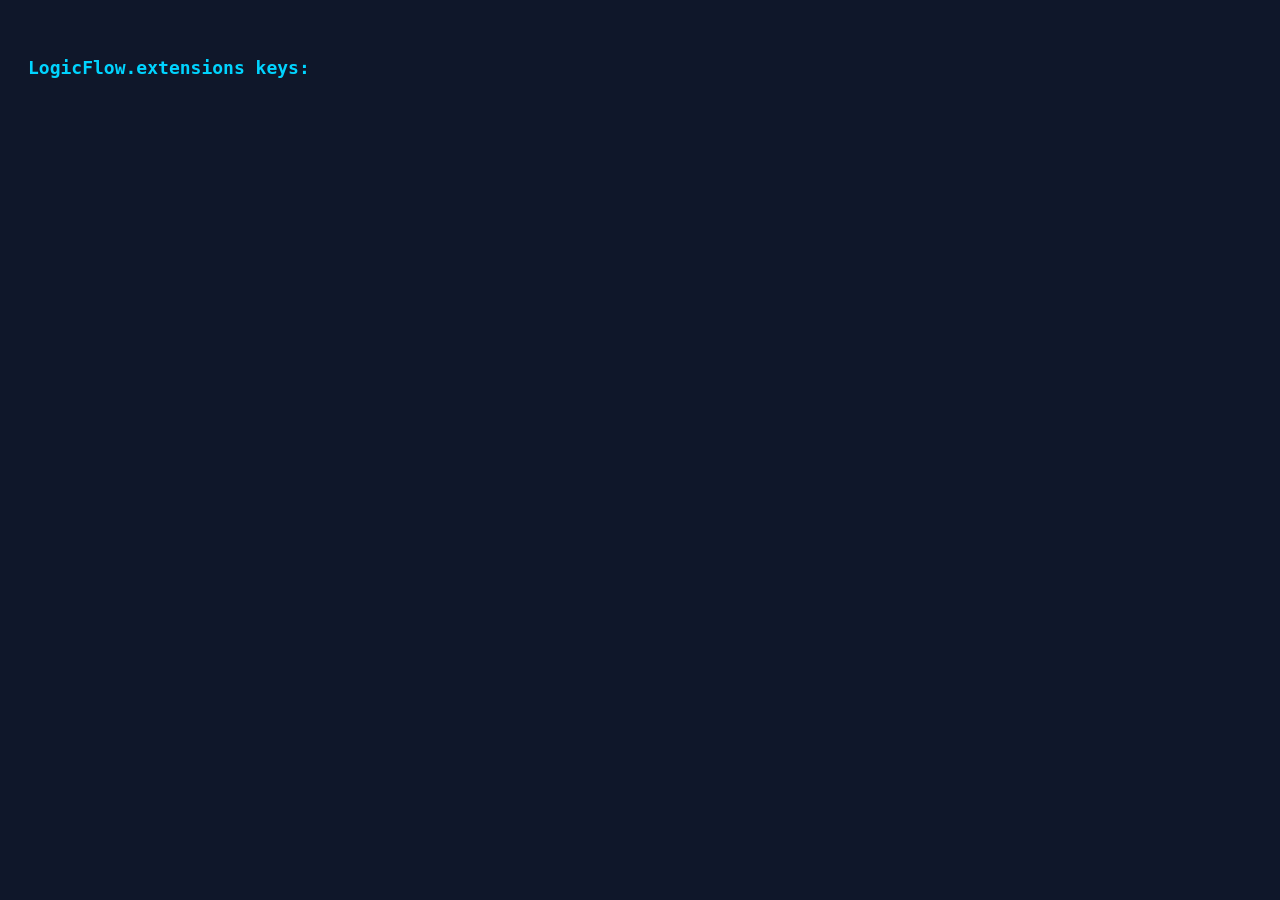
<file: static/check-lf.html>
<!DOCTYPE html>
<html><head><meta charset="UTF-8"><title>Check LF extensions</title>
<style>body{background:#0f172a;color:#fff;padding:20px;font-family:monospace;font-size:12px;white-space:pre-wrap;word-break:break-all}h2{color:#00d4ff}</style></head><body>
<h2>LogicFlow.extensions keys:</h2>
<div id="log"></div>
<script src="/static/logicflow.min.js"></script>
<script>
var log = document.getElementById('log');
var LF = window.LogicFlow;
var ext = LF.extensions || {};
log.textContent = 'extensions typeof: ' + typeof ext + '\n\n';
Object.keys(ext).sort().forEach(function(k){
  var v = ext[k];
  log.textContent += '  [' + k + '] = ' + typeof v;
  if (typeof v === 'object') {
    var sub = Object.keys(v).sort().join(', ');
    log.textContent += ' { ' + sub + ' }';
  }
  log.textContent += '\n';
});
log.textContent += '\n\n--- lf instance methods demo ---\n';
try {
  var container = document.createElement('div');
  container.style.cssText = 'position:absolute;left:-9999px;width:100px;height:100px';
  document.body.appendChild(container);
  var lf = new LF({ container: container });
  var proto = Object.getPrototypeOf(lf);
  var methods = Object.getOwnPropertyNames(proto).filter(function(k){ return typeof lf[k]==='function' && k!=='constructor'; });
  log.textContent += 'instance methods: ' + methods.join(', ') + '\n';
} catch(e) {
  log.textContent += 'error init lf: ' + e.message + '\n';
}
// Check node types
log.textContent += '\n--- register type check ---\n';
try {
  log.textContent += 'LF.register exists: ' + (typeof LF.register) + '\n';
  var container2 = document.createElement('div');
  container2.style.cssText = 'position:absolute;left:-9999px;width:100px;height:100px';
  document.body.appendChild(container2);
  var lf2 = new LF({ container: container2 });
  log.textContent += 'lf2.register exists: ' + (typeof lf2.register) + '\n';
  log.textContent += 'lf2.setTheme exists: ' + (typeof lf2.setTheme) + '\n';
  log.textContent += 'lf2.addNode exists: ' + (typeof lf2.addNode) + '\n';
  log.textContent += 'lf2.on exists: ' + (typeof lf2.on) + '\n';
  log.textContent += 'lf2.render exists: ' + (typeof lf2.render) + '\n';
  log.textContent += 'lf2.getPointByClient exists: ' + (typeof lf2.getPointByClient) + '\n';
  log.textContent += 'lf2.getTransform exists: ' + (typeof lf2.getTransform) + '\n';
  log.textContent += 'lf2.clearData exists: ' + (typeof lf2.clearData) + '\n';
  log.textContent += 'lf2.getSelectElements exists: ' + (typeof lf2.getSelectElements) + '\n';
  log.textContent += 'lf2.addEdge exists: ' + (typeof lf2.addEdge) + '\n';
  log.textContent += 'lf2.getGraphData exists: ' + (typeof lf2.getGraphData) + '\n';
  log.textContent += 'lf2.deleteNode exists: ' + (typeof lf2.deleteNode) + '\n';
  log.textContent += 'lf2.getNodeModelById exists: ' + (typeof lf2.getNodeModelById) + '\n';
} catch(e) {
  log.textContent += 'instance error: ' + e.message + '\n';
}
</script>
</body></html>
</file>
